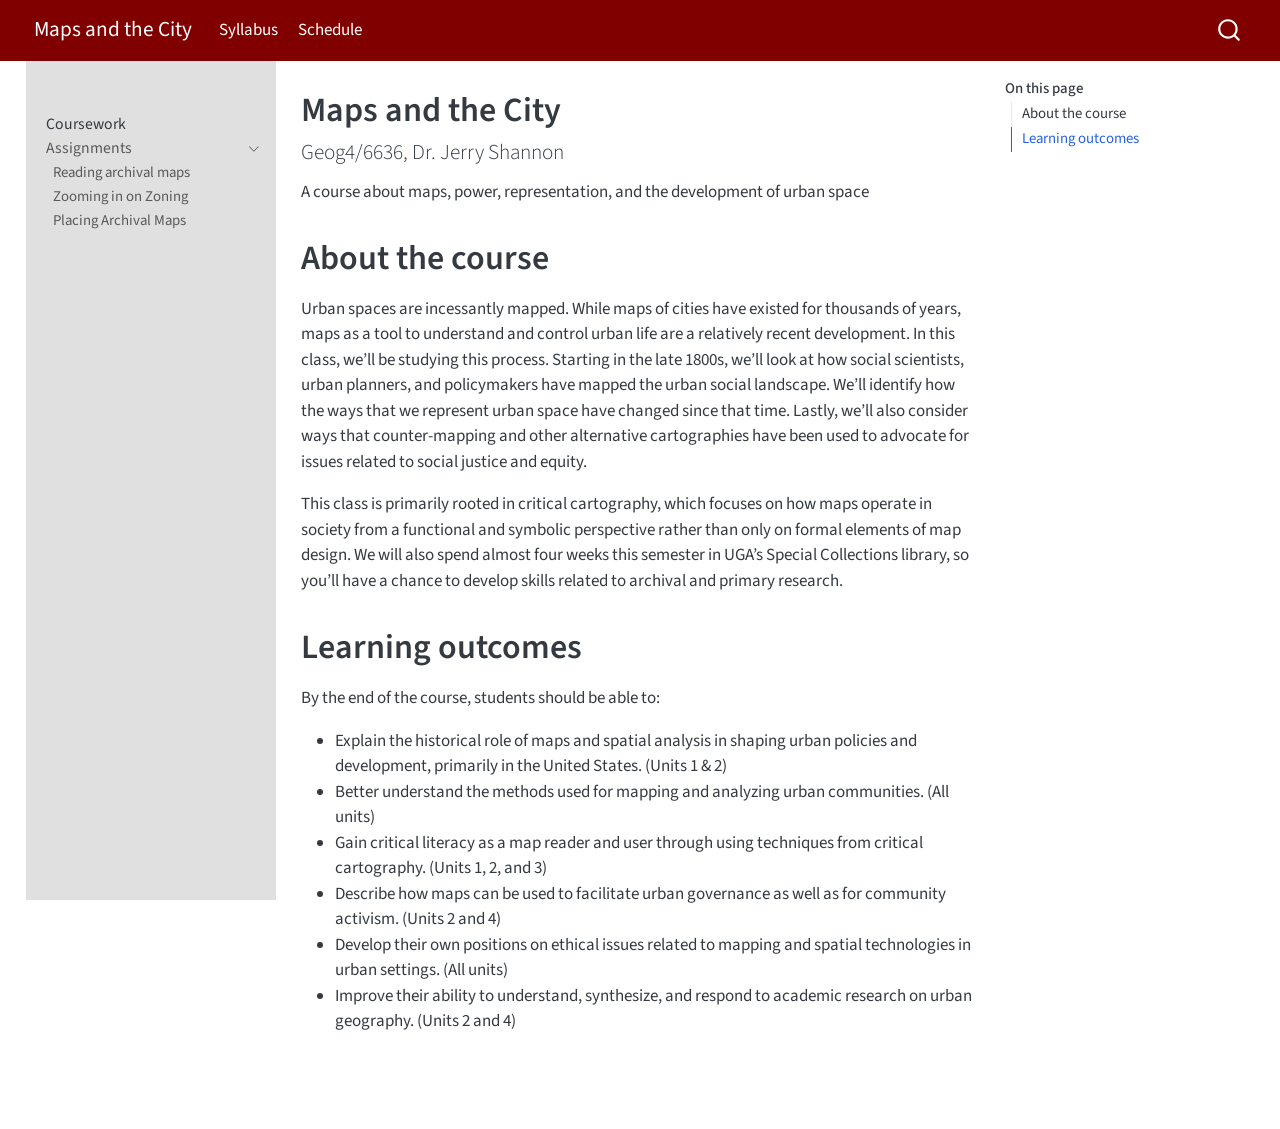
<file: index.html>
<!DOCTYPE html>
<html xmlns="http://www.w3.org/1999/xhtml" lang="en" xml:lang="en"><head>

<meta charset="utf-8">
<meta name="generator" content="quarto-1.8.25">

<meta name="viewport" content="width=device-width, initial-scale=1.0, user-scalable=yes">

<meta name="description" content="A course about maps, power, representation, and the development of urban space">

<title>Maps and the City</title>
<style>
code{white-space: pre-wrap;}
span.smallcaps{font-variant: small-caps;}
div.columns{display: flex; gap: min(4vw, 1.5em);}
div.column{flex: auto; overflow-x: auto;}
div.hanging-indent{margin-left: 1.5em; text-indent: -1.5em;}
ul.task-list{list-style: none;}
ul.task-list li input[type="checkbox"] {
  width: 0.8em;
  margin: 0 0.8em 0.2em -1em; /* quarto-specific, see https://github.com/quarto-dev/quarto-cli/issues/4556 */ 
  vertical-align: middle;
}
</style>


<script src="site_libs/quarto-nav/quarto-nav.js"></script>
<script src="site_libs/quarto-nav/headroom.min.js"></script>
<script src="site_libs/clipboard/clipboard.min.js"></script>
<script src="site_libs/quarto-search/autocomplete.umd.js"></script>
<script src="site_libs/quarto-search/fuse.min.js"></script>
<script src="site_libs/quarto-search/quarto-search.js"></script>
<meta name="quarto:offset" content="./">
<script src="site_libs/quarto-html/quarto.js" type="module"></script>
<script src="site_libs/quarto-html/tabsets/tabsets.js" type="module"></script>
<script src="site_libs/quarto-html/axe/axe-check.js" type="module"></script>
<script src="site_libs/quarto-html/popper.min.js"></script>
<script src="site_libs/quarto-html/tippy.umd.min.js"></script>
<script src="site_libs/quarto-html/anchor.min.js"></script>
<link href="site_libs/quarto-html/tippy.css" rel="stylesheet">
<link href="site_libs/quarto-html/quarto-syntax-highlighting-7b89279ff1a6dce999919e0e67d4d9ec.css" rel="stylesheet" id="quarto-text-highlighting-styles">
<script src="site_libs/bootstrap/bootstrap.min.js"></script>
<link href="site_libs/bootstrap/bootstrap-icons.css" rel="stylesheet">
<link href="site_libs/bootstrap/bootstrap-e157649b0921e5179aa28c3e0e646ebb.min.css" rel="stylesheet" append-hash="true" id="quarto-bootstrap" data-mode="light">
<script id="quarto-search-options" type="application/json">{
  "location": "navbar",
  "copy-button": false,
  "collapse-after": 3,
  "panel-placement": "end",
  "type": "overlay",
  "limit": 50,
  "keyboard-shortcut": [
    "f",
    "/",
    "s"
  ],
  "show-item-context": false,
  "language": {
    "search-no-results-text": "No results",
    "search-matching-documents-text": "matching documents",
    "search-copy-link-title": "Copy link to search",
    "search-hide-matches-text": "Hide additional matches",
    "search-more-match-text": "more match in this document",
    "search-more-matches-text": "more matches in this document",
    "search-clear-button-title": "Clear",
    "search-text-placeholder": "",
    "search-detached-cancel-button-title": "Cancel",
    "search-submit-button-title": "Submit",
    "search-label": "Search"
  }
}</script>


</head>

<body class="nav-sidebar floating nav-fixed quarto-light">

<div id="quarto-search-results"></div>
  <header id="quarto-header" class="headroom fixed-top">
    <nav class="navbar navbar-expand-lg " data-bs-theme="dark">
      <div class="navbar-container container-fluid">
      <div class="navbar-brand-container mx-auto">
    <a href="./index.html" class="navbar-brand navbar-brand-logo">
    </a>
    <a class="navbar-brand" href="./index.html">
    <span class="navbar-title">Maps and the City</span>
    </a>
  </div>
            <div id="quarto-search" class="" title="Search"></div>
          <button class="navbar-toggler" type="button" data-bs-toggle="collapse" data-bs-target="#navbarCollapse" aria-controls="navbarCollapse" role="menu" aria-expanded="false" aria-label="Toggle navigation" onclick="if (window.quartoToggleHeadroom) { window.quartoToggleHeadroom(); }">
  <span class="navbar-toggler-icon"></span>
</button>
          <div class="collapse navbar-collapse" id="navbarCollapse">
            <ul class="navbar-nav navbar-nav-scroll me-auto">
  <li class="nav-item">
    <a class="nav-link" href="https://docs.google.com/document/d/1GN-McuqKseNJ8OCBLa-3qRtHZpo6AyBPKMrc3T3nWok/edit?usp=drive_link" target="_blank"> 
<span class="menu-text">Syllabus</span></a>
  </li>  
  <li class="nav-item">
    <a class="nav-link" href="https://docs.google.com/spreadsheets/d/1N47u_zzpktZezUWM9yw7F_6u926p7pCnWoEop3wS3og/edit?usp=drive_link" target="_blank"> 
<span class="menu-text">Schedule</span></a>
  </li>  
</ul>
          </div> <!-- /navcollapse -->
            <div class="quarto-navbar-tools">
</div>
      </div> <!-- /container-fluid -->
    </nav>
  <nav class="quarto-secondary-nav">
    <div class="container-fluid d-flex">
      <button type="button" class="quarto-btn-toggle btn" data-bs-toggle="collapse" role="button" data-bs-target=".quarto-sidebar-collapse-item" aria-controls="quarto-sidebar" aria-expanded="false" aria-label="Toggle sidebar navigation" onclick="if (window.quartoToggleHeadroom) { window.quartoToggleHeadroom(); }">
        <i class="bi bi-layout-text-sidebar-reverse"></i>
      </button>
        <nav class="quarto-page-breadcrumbs" aria-label="breadcrumb"><ol class="breadcrumb"><li class="breadcrumb-item">Maps and the City</li></ol></nav>
        <a class="flex-grow-1" role="navigation" data-bs-toggle="collapse" data-bs-target=".quarto-sidebar-collapse-item" aria-controls="quarto-sidebar" aria-expanded="false" aria-label="Toggle sidebar navigation" onclick="if (window.quartoToggleHeadroom) { window.quartoToggleHeadroom(); }">      
        </a>
    </div>
  </nav>
</header>
<!-- content -->
<div id="quarto-content" class="quarto-container page-columns page-rows-contents page-layout-article page-navbar">
<!-- sidebar -->
  <nav id="quarto-sidebar" class="sidebar collapse collapse-horizontal quarto-sidebar-collapse-item sidebar-navigation floating overflow-auto">
    <div class="pt-lg-2 mt-2 text-left sidebar-header sidebar-header-stacked">
      <a href="./index.html" class="sidebar-logo-link">
      </a>
      </div>
    <div class="sidebar-menu-container"> 
    <ul class="list-unstyled mt-1">
        <li class="sidebar-item">
 <span class="menu-text">Coursework</span>
  </li>
        <li class="sidebar-item sidebar-item-section">
      <div class="sidebar-item-container"> 
            <a class="sidebar-item-text sidebar-link text-start" data-bs-toggle="collapse" data-bs-target="#quarto-sidebar-section-1" role="navigation" aria-expanded="true">
 <span class="menu-text">Assignments</span></a>
          <a class="sidebar-item-toggle text-start" data-bs-toggle="collapse" data-bs-target="#quarto-sidebar-section-1" role="navigation" aria-expanded="true" aria-label="Toggle section">
            <i class="bi bi-chevron-right ms-2"></i>
          </a> 
      </div>
      <ul id="quarto-sidebar-section-1" class="collapse list-unstyled sidebar-section depth1 show">  
          <li class="sidebar-item">
  <div class="sidebar-item-container"> 
  <a href="https://docs.google.com/document/d/1WPsD_KL9_1M4tnFduOf3xQkMrwWtBgVexBu7LVD_NiA/edit?usp=drive_link" class="sidebar-item-text sidebar-link" target="_blank">
 <span class="menu-text">Reading archival maps</span></a>
  </div>
</li>
          <li class="sidebar-item">
  <div class="sidebar-item-container"> 
  <a href="https://docs.google.com/document/d/1s655otYH2-CTeFe27uqxNBwoSgqH0DHeZg11wnhvYkM/edit?usp=drive_link" class="sidebar-item-text sidebar-link" target="_blank">
 <span class="menu-text">Zooming in on Zoning</span></a>
  </div>
</li>
          <li class="sidebar-item">
  <div class="sidebar-item-container"> 
  <a href="https://jshannon75.github.io/geog4636_mapsandthecity/placingarchivalmaps.html" class="sidebar-item-text sidebar-link">
 <span class="menu-text">Placing Archival Maps</span></a>
  </div>
</li>
      </ul>
  </li>
    </ul>
    </div>
</nav>
<div id="quarto-sidebar-glass" class="quarto-sidebar-collapse-item" data-bs-toggle="collapse" data-bs-target=".quarto-sidebar-collapse-item"></div>
<!-- margin-sidebar -->
    <div id="quarto-margin-sidebar" class="sidebar margin-sidebar">
        <nav id="TOC" role="doc-toc" class="toc-active">
    <h2 id="toc-title">On this page</h2>
   
  <ul>
  <li><a href="#about-the-course" id="toc-about-the-course" class="nav-link active" data-scroll-target="#about-the-course">About the course</a></li>
  <li><a href="#learning-outcomes" id="toc-learning-outcomes" class="nav-link" data-scroll-target="#learning-outcomes">Learning outcomes</a></li>
  </ul>
</nav>
    </div>
<!-- main -->
<main class="content" id="quarto-document-content">

<header id="title-block-header" class="quarto-title-block default">
<div class="quarto-title">
<h1 class="title">Maps and the City</h1>
<p class="subtitle lead">Geog4/6636, Dr.&nbsp;Jerry Shannon</p>
</div>

<div>
  <div class="description">
    A course about maps, power, representation, and the development of urban space
  </div>
</div>


<div class="quarto-title-meta">

    
  
    
  </div>
  


</header>


<section id="about-the-course" class="level1">
<h1>About the course</h1>
<p>Urban spaces are incessantly mapped. While maps of cities have existed for thousands of years, maps as a tool to understand and control urban life are a relatively recent development. In this class, we’ll be studying this process. Starting in the late 1800s, we’ll look at how social scientists, urban planners, and policymakers have mapped the urban social landscape. We’ll identify how the ways that we represent urban space have changed since that time. Lastly, we’ll also consider ways that counter-mapping and other alternative cartographies have been used to advocate for issues related to social justice and equity.</p>
<p>This class is primarily rooted in critical cartography, which focuses on how maps operate in society from a functional and symbolic perspective rather than only on formal elements of map design. We will also spend almost four weeks this semester in UGA’s Special Collections library, so you’ll have a chance to develop skills related to archival and primary research.</p>
</section>
<section id="learning-outcomes" class="level1">
<h1>Learning outcomes</h1>
<p>By the end of the course, students should be able to:</p>
<ul>
<li>Explain the historical role of maps and spatial analysis in shaping urban policies and development, primarily in the United States. (Units 1 &amp; 2)</li>
<li>Better understand the methods used for mapping and analyzing urban communities. (All units)</li>
<li>Gain critical literacy as a map reader and user through using techniques from critical cartography. (Units 1, 2, and 3)</li>
<li>Describe how maps can be used to facilitate urban governance as well as for community activism. (Units 2 and 4)</li>
<li>Develop their own positions on ethical issues related to mapping and spatial technologies in urban settings. (All units)</li>
<li>Improve their ability to understand, synthesize, and respond to academic research on urban geography. (Units 2 and 4)</li>
</ul>


</section>

</main> <!-- /main -->
<script id="quarto-html-after-body" type="application/javascript">
  window.document.addEventListener("DOMContentLoaded", function (event) {
    const icon = "";
    const anchorJS = new window.AnchorJS();
    anchorJS.options = {
      placement: 'right',
      icon: icon
    };
    anchorJS.add('.anchored');
    const isCodeAnnotation = (el) => {
      for (const clz of el.classList) {
        if (clz.startsWith('code-annotation-')) {                     
          return true;
        }
      }
      return false;
    }
    const onCopySuccess = function(e) {
      // button target
      const button = e.trigger;
      // don't keep focus
      button.blur();
      // flash "checked"
      button.classList.add('code-copy-button-checked');
      var currentTitle = button.getAttribute("title");
      button.setAttribute("title", "Copied!");
      let tooltip;
      if (window.bootstrap) {
        button.setAttribute("data-bs-toggle", "tooltip");
        button.setAttribute("data-bs-placement", "left");
        button.setAttribute("data-bs-title", "Copied!");
        tooltip = new bootstrap.Tooltip(button, 
          { trigger: "manual", 
            customClass: "code-copy-button-tooltip",
            offset: [0, -8]});
        tooltip.show();    
      }
      setTimeout(function() {
        if (tooltip) {
          tooltip.hide();
          button.removeAttribute("data-bs-title");
          button.removeAttribute("data-bs-toggle");
          button.removeAttribute("data-bs-placement");
        }
        button.setAttribute("title", currentTitle);
        button.classList.remove('code-copy-button-checked');
      }, 1000);
      // clear code selection
      e.clearSelection();
    }
    const getTextToCopy = function(trigger) {
      const outerScaffold = trigger.parentElement.cloneNode(true);
      const codeEl = outerScaffold.querySelector('code');
      for (const childEl of codeEl.children) {
        if (isCodeAnnotation(childEl)) {
          childEl.remove();
        }
      }
      return codeEl.innerText;
    }
    const clipboard = new window.ClipboardJS('.code-copy-button:not([data-in-quarto-modal])', {
      text: getTextToCopy
    });
    clipboard.on('success', onCopySuccess);
    if (window.document.getElementById('quarto-embedded-source-code-modal')) {
      const clipboardModal = new window.ClipboardJS('.code-copy-button[data-in-quarto-modal]', {
        text: getTextToCopy,
        container: window.document.getElementById('quarto-embedded-source-code-modal')
      });
      clipboardModal.on('success', onCopySuccess);
    }
      var localhostRegex = new RegExp(/^(?:http|https):\/\/localhost\:?[0-9]*\//);
      var mailtoRegex = new RegExp(/^mailto:/);
        var filterRegex = new RegExp("https:\/\/jshannon75\.github\.io\/geog4636_mapsandthecity\/");
      var isInternal = (href) => {
          return filterRegex.test(href) || localhostRegex.test(href) || mailtoRegex.test(href);
      }
      // Inspect non-navigation links and adorn them if external
     var links = window.document.querySelectorAll('a[href]:not(.nav-link):not(.navbar-brand):not(.toc-action):not(.sidebar-link):not(.sidebar-item-toggle):not(.pagination-link):not(.no-external):not([aria-hidden]):not(.dropdown-item):not(.quarto-navigation-tool):not(.about-link)');
      for (var i=0; i<links.length; i++) {
        const link = links[i];
        if (!isInternal(link.href)) {
          // undo the damage that might have been done by quarto-nav.js in the case of
          // links that we want to consider external
          if (link.dataset.originalHref !== undefined) {
            link.href = link.dataset.originalHref;
          }
        }
      }
    function tippyHover(el, contentFn, onTriggerFn, onUntriggerFn) {
      const config = {
        allowHTML: true,
        maxWidth: 500,
        delay: 100,
        arrow: false,
        appendTo: function(el) {
            return el.parentElement;
        },
        interactive: true,
        interactiveBorder: 10,
        theme: 'quarto',
        placement: 'bottom-start',
      };
      if (contentFn) {
        config.content = contentFn;
      }
      if (onTriggerFn) {
        config.onTrigger = onTriggerFn;
      }
      if (onUntriggerFn) {
        config.onUntrigger = onUntriggerFn;
      }
      window.tippy(el, config); 
    }
    const noterefs = window.document.querySelectorAll('a[role="doc-noteref"]');
    for (var i=0; i<noterefs.length; i++) {
      const ref = noterefs[i];
      tippyHover(ref, function() {
        // use id or data attribute instead here
        let href = ref.getAttribute('data-footnote-href') || ref.getAttribute('href');
        try { href = new URL(href).hash; } catch {}
        const id = href.replace(/^#\/?/, "");
        const note = window.document.getElementById(id);
        if (note) {
          return note.innerHTML;
        } else {
          return "";
        }
      });
    }
    const xrefs = window.document.querySelectorAll('a.quarto-xref');
    const processXRef = (id, note) => {
      // Strip column container classes
      const stripColumnClz = (el) => {
        el.classList.remove("page-full", "page-columns");
        if (el.children) {
          for (const child of el.children) {
            stripColumnClz(child);
          }
        }
      }
      stripColumnClz(note)
      if (id === null || id.startsWith('sec-')) {
        // Special case sections, only their first couple elements
        const container = document.createElement("div");
        if (note.children && note.children.length > 2) {
          container.appendChild(note.children[0].cloneNode(true));
          for (let i = 1; i < note.children.length; i++) {
            const child = note.children[i];
            if (child.tagName === "P" && child.innerText === "") {
              continue;
            } else {
              container.appendChild(child.cloneNode(true));
              break;
            }
          }
          if (window.Quarto?.typesetMath) {
            window.Quarto.typesetMath(container);
          }
          return container.innerHTML
        } else {
          if (window.Quarto?.typesetMath) {
            window.Quarto.typesetMath(note);
          }
          return note.innerHTML;
        }
      } else {
        // Remove any anchor links if they are present
        const anchorLink = note.querySelector('a.anchorjs-link');
        if (anchorLink) {
          anchorLink.remove();
        }
        if (window.Quarto?.typesetMath) {
          window.Quarto.typesetMath(note);
        }
        if (note.classList.contains("callout")) {
          return note.outerHTML;
        } else {
          return note.innerHTML;
        }
      }
    }
    for (var i=0; i<xrefs.length; i++) {
      const xref = xrefs[i];
      tippyHover(xref, undefined, function(instance) {
        instance.disable();
        let url = xref.getAttribute('href');
        let hash = undefined; 
        if (url.startsWith('#')) {
          hash = url;
        } else {
          try { hash = new URL(url).hash; } catch {}
        }
        if (hash) {
          const id = hash.replace(/^#\/?/, "");
          const note = window.document.getElementById(id);
          if (note !== null) {
            try {
              const html = processXRef(id, note.cloneNode(true));
              instance.setContent(html);
            } finally {
              instance.enable();
              instance.show();
            }
          } else {
            // See if we can fetch this
            fetch(url.split('#')[0])
            .then(res => res.text())
            .then(html => {
              const parser = new DOMParser();
              const htmlDoc = parser.parseFromString(html, "text/html");
              const note = htmlDoc.getElementById(id);
              if (note !== null) {
                const html = processXRef(id, note);
                instance.setContent(html);
              } 
            }).finally(() => {
              instance.enable();
              instance.show();
            });
          }
        } else {
          // See if we can fetch a full url (with no hash to target)
          // This is a special case and we should probably do some content thinning / targeting
          fetch(url)
          .then(res => res.text())
          .then(html => {
            const parser = new DOMParser();
            const htmlDoc = parser.parseFromString(html, "text/html");
            const note = htmlDoc.querySelector('main.content');
            if (note !== null) {
              // This should only happen for chapter cross references
              // (since there is no id in the URL)
              // remove the first header
              if (note.children.length > 0 && note.children[0].tagName === "HEADER") {
                note.children[0].remove();
              }
              const html = processXRef(null, note);
              instance.setContent(html);
            } 
          }).finally(() => {
            instance.enable();
            instance.show();
          });
        }
      }, function(instance) {
      });
    }
        let selectedAnnoteEl;
        const selectorForAnnotation = ( cell, annotation) => {
          let cellAttr = 'data-code-cell="' + cell + '"';
          let lineAttr = 'data-code-annotation="' +  annotation + '"';
          const selector = 'span[' + cellAttr + '][' + lineAttr + ']';
          return selector;
        }
        const selectCodeLines = (annoteEl) => {
          const doc = window.document;
          const targetCell = annoteEl.getAttribute("data-target-cell");
          const targetAnnotation = annoteEl.getAttribute("data-target-annotation");
          const annoteSpan = window.document.querySelector(selectorForAnnotation(targetCell, targetAnnotation));
          const lines = annoteSpan.getAttribute("data-code-lines").split(",");
          const lineIds = lines.map((line) => {
            return targetCell + "-" + line;
          })
          let top = null;
          let height = null;
          let parent = null;
          if (lineIds.length > 0) {
              //compute the position of the single el (top and bottom and make a div)
              const el = window.document.getElementById(lineIds[0]);
              top = el.offsetTop;
              height = el.offsetHeight;
              parent = el.parentElement.parentElement;
            if (lineIds.length > 1) {
              const lastEl = window.document.getElementById(lineIds[lineIds.length - 1]);
              const bottom = lastEl.offsetTop + lastEl.offsetHeight;
              height = bottom - top;
            }
            if (top !== null && height !== null && parent !== null) {
              // cook up a div (if necessary) and position it 
              let div = window.document.getElementById("code-annotation-line-highlight");
              if (div === null) {
                div = window.document.createElement("div");
                div.setAttribute("id", "code-annotation-line-highlight");
                div.style.position = 'absolute';
                parent.appendChild(div);
              }
              div.style.top = top - 2 + "px";
              div.style.height = height + 4 + "px";
              div.style.left = 0;
              let gutterDiv = window.document.getElementById("code-annotation-line-highlight-gutter");
              if (gutterDiv === null) {
                gutterDiv = window.document.createElement("div");
                gutterDiv.setAttribute("id", "code-annotation-line-highlight-gutter");
                gutterDiv.style.position = 'absolute';
                const codeCell = window.document.getElementById(targetCell);
                const gutter = codeCell.querySelector('.code-annotation-gutter');
                gutter.appendChild(gutterDiv);
              }
              gutterDiv.style.top = top - 2 + "px";
              gutterDiv.style.height = height + 4 + "px";
            }
            selectedAnnoteEl = annoteEl;
          }
        };
        const unselectCodeLines = () => {
          const elementsIds = ["code-annotation-line-highlight", "code-annotation-line-highlight-gutter"];
          elementsIds.forEach((elId) => {
            const div = window.document.getElementById(elId);
            if (div) {
              div.remove();
            }
          });
          selectedAnnoteEl = undefined;
        };
          // Handle positioning of the toggle
      window.addEventListener(
        "resize",
        throttle(() => {
          elRect = undefined;
          if (selectedAnnoteEl) {
            selectCodeLines(selectedAnnoteEl);
          }
        }, 10)
      );
      function throttle(fn, ms) {
      let throttle = false;
      let timer;
        return (...args) => {
          if(!throttle) { // first call gets through
              fn.apply(this, args);
              throttle = true;
          } else { // all the others get throttled
              if(timer) clearTimeout(timer); // cancel #2
              timer = setTimeout(() => {
                fn.apply(this, args);
                timer = throttle = false;
              }, ms);
          }
        };
      }
        // Attach click handler to the DT
        const annoteDls = window.document.querySelectorAll('dt[data-target-cell]');
        for (const annoteDlNode of annoteDls) {
          annoteDlNode.addEventListener('click', (event) => {
            const clickedEl = event.target;
            if (clickedEl !== selectedAnnoteEl) {
              unselectCodeLines();
              const activeEl = window.document.querySelector('dt[data-target-cell].code-annotation-active');
              if (activeEl) {
                activeEl.classList.remove('code-annotation-active');
              }
              selectCodeLines(clickedEl);
              clickedEl.classList.add('code-annotation-active');
            } else {
              // Unselect the line
              unselectCodeLines();
              clickedEl.classList.remove('code-annotation-active');
            }
          });
        }
    const findCites = (el) => {
      const parentEl = el.parentElement;
      if (parentEl) {
        const cites = parentEl.dataset.cites;
        if (cites) {
          return {
            el,
            cites: cites.split(' ')
          };
        } else {
          return findCites(el.parentElement)
        }
      } else {
        return undefined;
      }
    };
    var bibliorefs = window.document.querySelectorAll('a[role="doc-biblioref"]');
    for (var i=0; i<bibliorefs.length; i++) {
      const ref = bibliorefs[i];
      const citeInfo = findCites(ref);
      if (citeInfo) {
        tippyHover(citeInfo.el, function() {
          var popup = window.document.createElement('div');
          citeInfo.cites.forEach(function(cite) {
            var citeDiv = window.document.createElement('div');
            citeDiv.classList.add('hanging-indent');
            citeDiv.classList.add('csl-entry');
            var biblioDiv = window.document.getElementById('ref-' + cite);
            if (biblioDiv) {
              citeDiv.innerHTML = biblioDiv.innerHTML;
            }
            popup.appendChild(citeDiv);
          });
          return popup.innerHTML;
        });
      }
    }
  });
  </script>
</div> <!-- /content -->




</body></html>
</file>
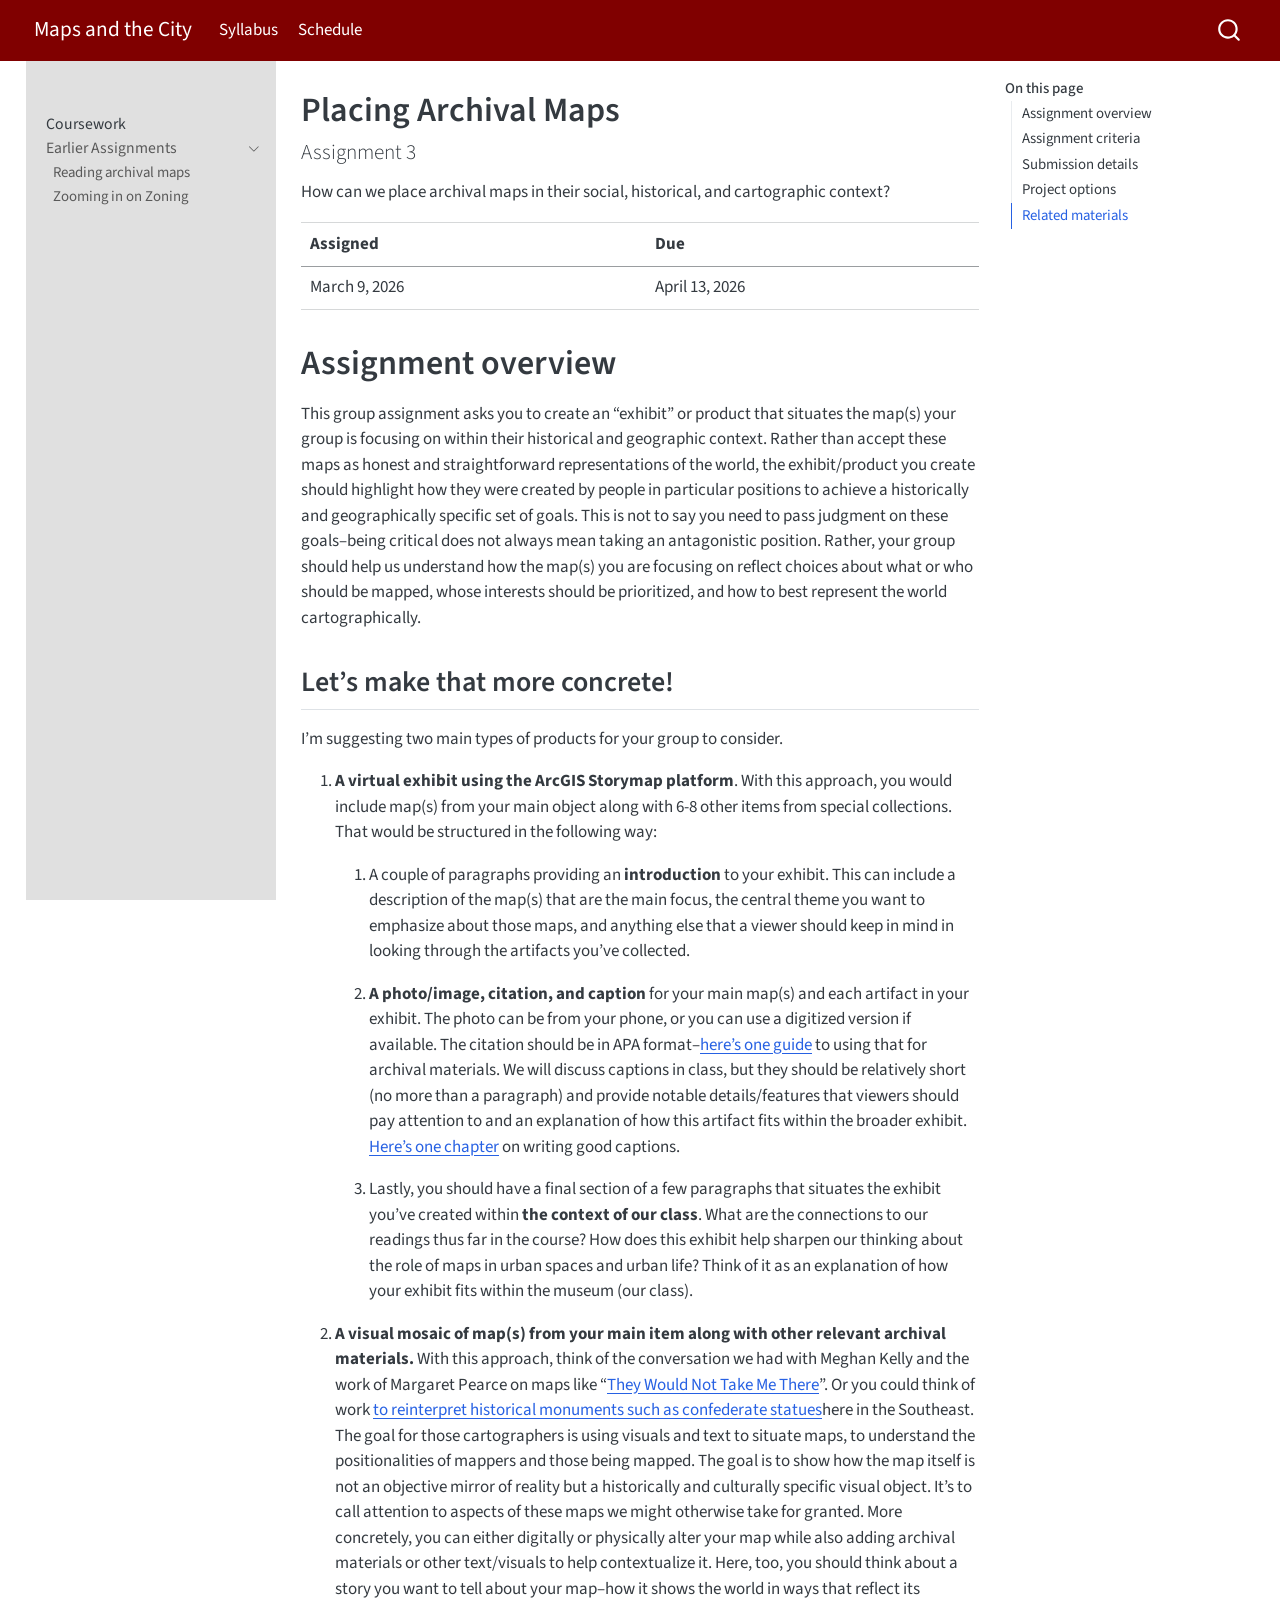
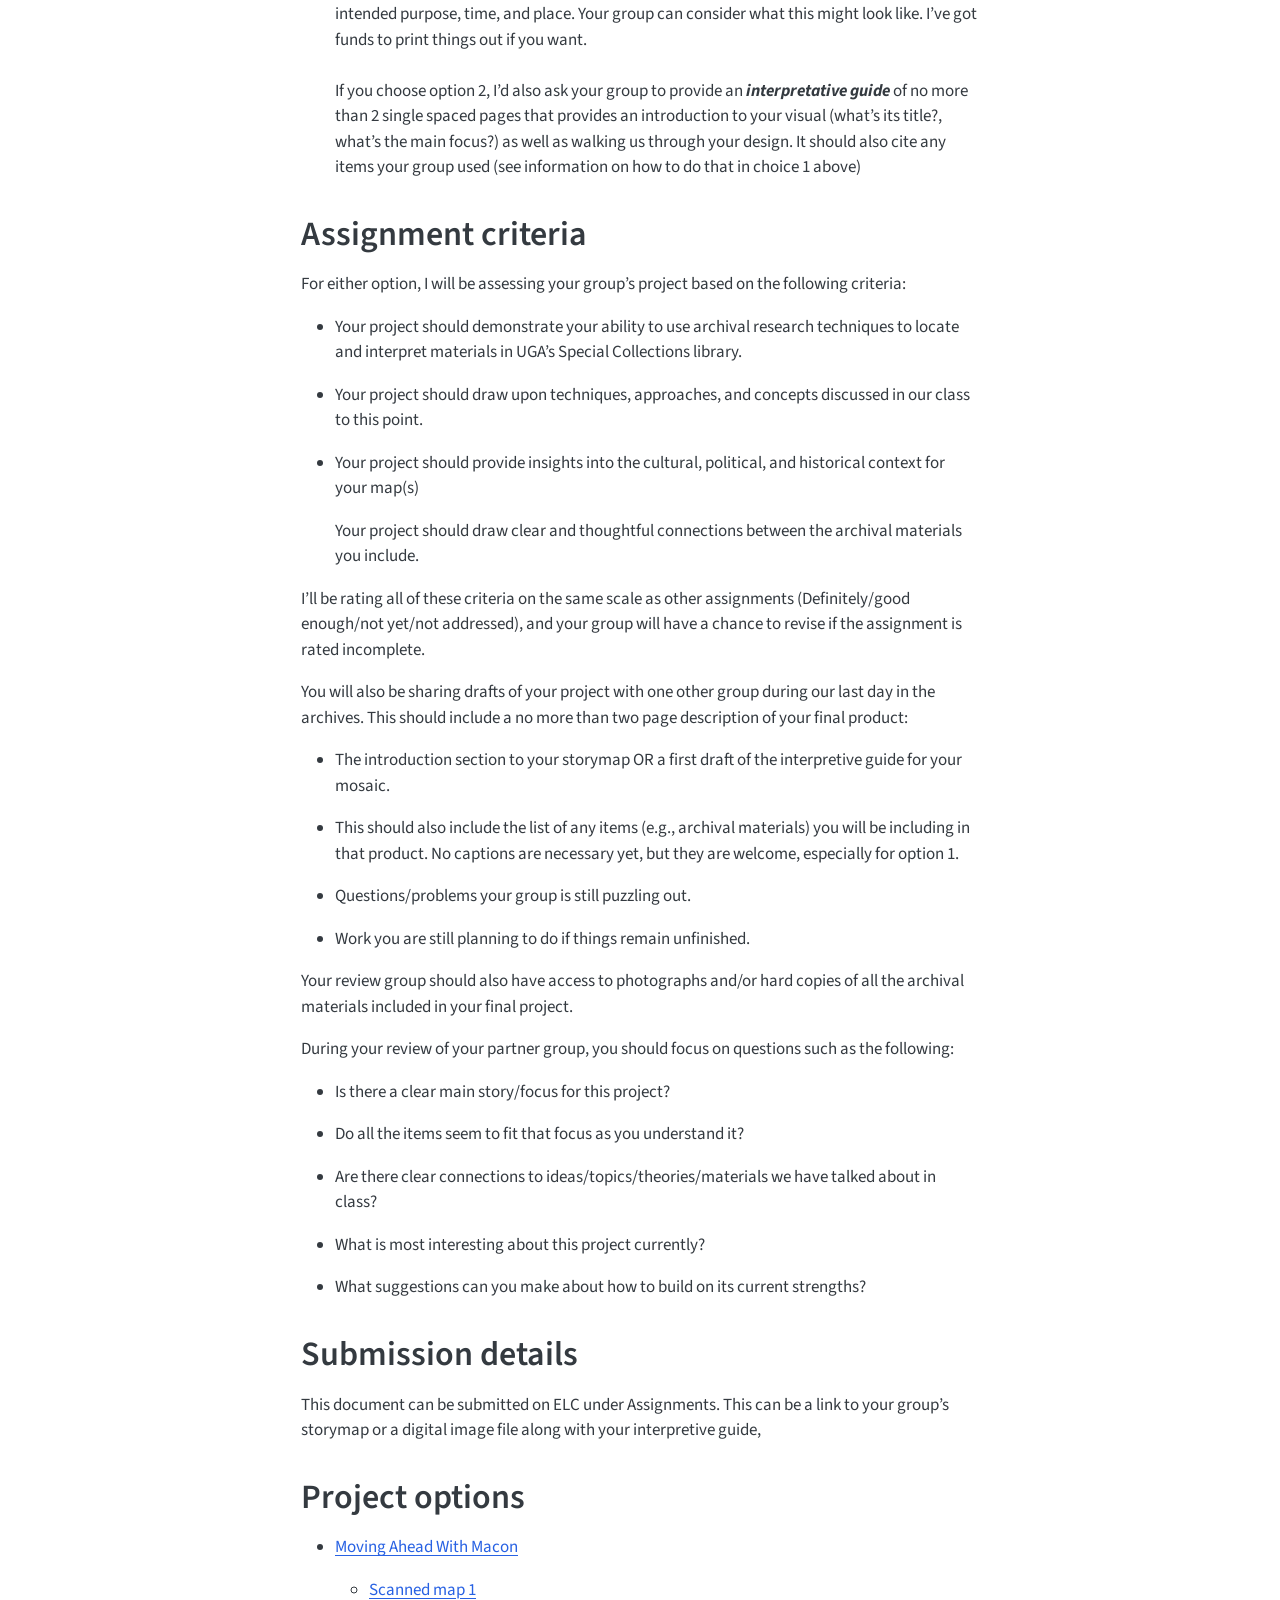
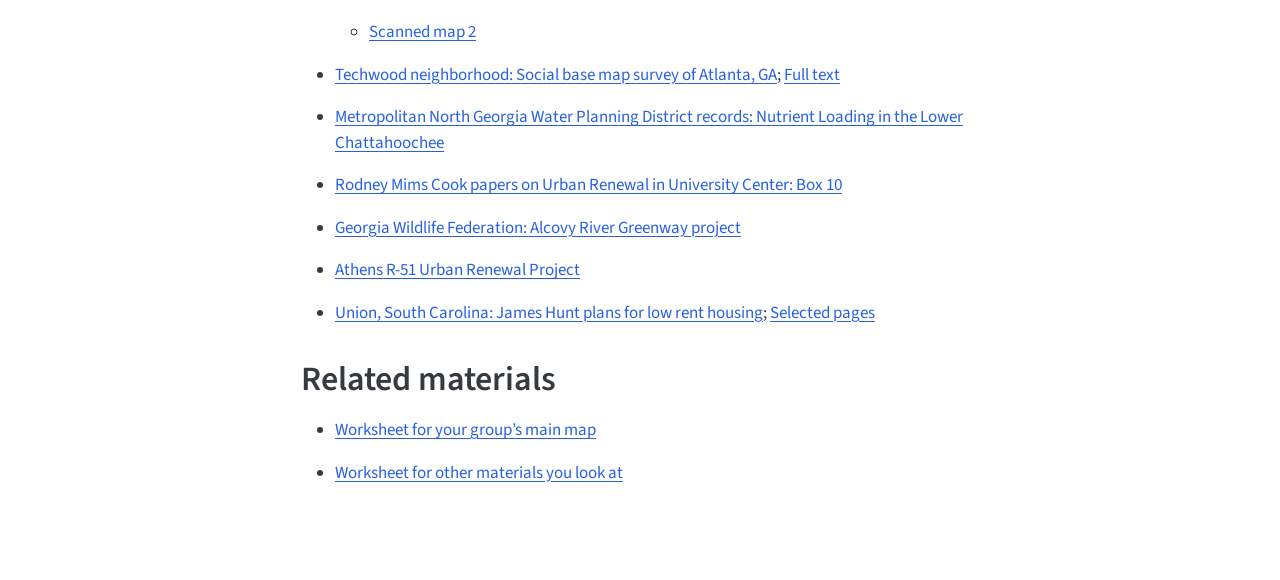
<file: docs/index.html>
<!DOCTYPE html>
<html xmlns="http://www.w3.org/1999/xhtml" lang="en" xml:lang="en"><head>

<meta charset="utf-8">
<meta name="generator" content="quarto-1.8.25">

<meta name="viewport" content="width=device-width, initial-scale=1.0, user-scalable=yes">

<meta name="description" content="How can we place archival maps in their social, historical, and cartographic context?">

<title>Placing Archival Maps – Maps and the City</title>
<style>
code{white-space: pre-wrap;}
span.smallcaps{font-variant: small-caps;}
div.columns{display: flex; gap: min(4vw, 1.5em);}
div.column{flex: auto; overflow-x: auto;}
div.hanging-indent{margin-left: 1.5em; text-indent: -1.5em;}
ul.task-list{list-style: none;}
ul.task-list li input[type="checkbox"] {
  width: 0.8em;
  margin: 0 0.8em 0.2em -1em; /* quarto-specific, see https://github.com/quarto-dev/quarto-cli/issues/4556 */ 
  vertical-align: middle;
}
</style>


<script src="site_libs/quarto-nav/quarto-nav.js"></script>
<script src="site_libs/quarto-nav/headroom.min.js"></script>
<script src="site_libs/clipboard/clipboard.min.js"></script>
<script src="site_libs/quarto-search/autocomplete.umd.js"></script>
<script src="site_libs/quarto-search/fuse.min.js"></script>
<script src="site_libs/quarto-search/quarto-search.js"></script>
<meta name="quarto:offset" content="./">
<script src="site_libs/quarto-html/quarto.js" type="module"></script>
<script src="site_libs/quarto-html/tabsets/tabsets.js" type="module"></script>
<script src="site_libs/quarto-html/axe/axe-check.js" type="module"></script>
<script src="site_libs/quarto-html/popper.min.js"></script>
<script src="site_libs/quarto-html/tippy.umd.min.js"></script>
<script src="site_libs/quarto-html/anchor.min.js"></script>
<link href="site_libs/quarto-html/tippy.css" rel="stylesheet">
<link href="site_libs/quarto-html/quarto-syntax-highlighting-7b89279ff1a6dce999919e0e67d4d9ec.css" rel="stylesheet" id="quarto-text-highlighting-styles">
<script src="site_libs/bootstrap/bootstrap.min.js"></script>
<link href="site_libs/bootstrap/bootstrap-icons.css" rel="stylesheet">
<link href="site_libs/bootstrap/bootstrap-e157649b0921e5179aa28c3e0e646ebb.min.css" rel="stylesheet" append-hash="true" id="quarto-bootstrap" data-mode="light">
<script id="quarto-search-options" type="application/json">{
  "location": "navbar",
  "copy-button": false,
  "collapse-after": 3,
  "panel-placement": "end",
  "type": "overlay",
  "limit": 50,
  "keyboard-shortcut": [
    "f",
    "/",
    "s"
  ],
  "show-item-context": false,
  "language": {
    "search-no-results-text": "No results",
    "search-matching-documents-text": "matching documents",
    "search-copy-link-title": "Copy link to search",
    "search-hide-matches-text": "Hide additional matches",
    "search-more-match-text": "more match in this document",
    "search-more-matches-text": "more matches in this document",
    "search-clear-button-title": "Clear",
    "search-text-placeholder": "",
    "search-detached-cancel-button-title": "Cancel",
    "search-submit-button-title": "Submit",
    "search-label": "Search"
  }
}</script>


</head>

<body class="nav-sidebar floating nav-fixed quarto-light">

<div id="quarto-search-results"></div>
  <header id="quarto-header" class="headroom fixed-top">
    <nav class="navbar navbar-expand-lg " data-bs-theme="dark">
      <div class="navbar-container container-fluid">
      <div class="navbar-brand-container mx-auto">
    <a href="./index.html" class="navbar-brand navbar-brand-logo">
    </a>
    <a class="navbar-brand" href="./index.html">
    <span class="navbar-title">Maps and the City</span>
    </a>
  </div>
            <div id="quarto-search" class="" title="Search"></div>
          <button class="navbar-toggler" type="button" data-bs-toggle="collapse" data-bs-target="#navbarCollapse" aria-controls="navbarCollapse" role="menu" aria-expanded="false" aria-label="Toggle navigation" onclick="if (window.quartoToggleHeadroom) { window.quartoToggleHeadroom(); }">
  <span class="navbar-toggler-icon"></span>
</button>
          <div class="collapse navbar-collapse" id="navbarCollapse">
            <ul class="navbar-nav navbar-nav-scroll me-auto">
  <li class="nav-item">
    <a class="nav-link" href="https://docs.google.com/document/d/1GN-McuqKseNJ8OCBLa-3qRtHZpo6AyBPKMrc3T3nWok/edit?usp=drive_link" target="_blank"> 
<span class="menu-text">Syllabus</span></a>
  </li>  
  <li class="nav-item">
    <a class="nav-link" href="https://docs.google.com/spreadsheets/d/1N47u_zzpktZezUWM9yw7F_6u926p7pCnWoEop3wS3og/edit?usp=drive_link" target="_blank"> 
<span class="menu-text">Schedule</span></a>
  </li>  
</ul>
          </div> <!-- /navcollapse -->
            <div class="quarto-navbar-tools">
</div>
      </div> <!-- /container-fluid -->
    </nav>
  <nav class="quarto-secondary-nav">
    <div class="container-fluid d-flex">
      <button type="button" class="quarto-btn-toggle btn" data-bs-toggle="collapse" role="button" data-bs-target=".quarto-sidebar-collapse-item" aria-controls="quarto-sidebar" aria-expanded="false" aria-label="Toggle sidebar navigation" onclick="if (window.quartoToggleHeadroom) { window.quartoToggleHeadroom(); }">
        <i class="bi bi-layout-text-sidebar-reverse"></i>
      </button>
        <nav class="quarto-page-breadcrumbs" aria-label="breadcrumb"><ol class="breadcrumb"><li class="breadcrumb-item">Placing Archival Maps</li></ol></nav>
        <a class="flex-grow-1" role="navigation" data-bs-toggle="collapse" data-bs-target=".quarto-sidebar-collapse-item" aria-controls="quarto-sidebar" aria-expanded="false" aria-label="Toggle sidebar navigation" onclick="if (window.quartoToggleHeadroom) { window.quartoToggleHeadroom(); }">      
        </a>
    </div>
  </nav>
</header>
<!-- content -->
<div id="quarto-content" class="quarto-container page-columns page-rows-contents page-layout-article page-navbar">
<!-- sidebar -->
  <nav id="quarto-sidebar" class="sidebar collapse collapse-horizontal quarto-sidebar-collapse-item sidebar-navigation floating overflow-auto">
    <div class="pt-lg-2 mt-2 text-left sidebar-header sidebar-header-stacked">
      <a href="./index.html" class="sidebar-logo-link">
      </a>
      </div>
    <div class="sidebar-menu-container"> 
    <ul class="list-unstyled mt-1">
        <li class="sidebar-item">
 <span class="menu-text">Coursework</span>
  </li>
        <li class="sidebar-item sidebar-item-section">
      <div class="sidebar-item-container"> 
            <a class="sidebar-item-text sidebar-link text-start" data-bs-toggle="collapse" data-bs-target="#quarto-sidebar-section-1" role="navigation" aria-expanded="true">
 <span class="menu-text">Earlier Assignments</span></a>
          <a class="sidebar-item-toggle text-start" data-bs-toggle="collapse" data-bs-target="#quarto-sidebar-section-1" role="navigation" aria-expanded="true" aria-label="Toggle section">
            <i class="bi bi-chevron-right ms-2"></i>
          </a> 
      </div>
      <ul id="quarto-sidebar-section-1" class="collapse list-unstyled sidebar-section depth1 show">  
          <li class="sidebar-item">
  <div class="sidebar-item-container"> 
  <a href="https://docs.google.com/document/d/1WPsD_KL9_1M4tnFduOf3xQkMrwWtBgVexBu7LVD_NiA/edit?usp=drive_link" class="sidebar-item-text sidebar-link" target="_blank">
 <span class="menu-text">Reading archival maps</span></a>
  </div>
</li>
          <li class="sidebar-item">
  <div class="sidebar-item-container"> 
  <a href="https://docs.google.com/document/d/1s655otYH2-CTeFe27uqxNBwoSgqH0DHeZg11wnhvYkM/edit?usp=drive_link" class="sidebar-item-text sidebar-link" target="_blank">
 <span class="menu-text">Zooming in on Zoning</span></a>
  </div>
</li>
      </ul>
  </li>
    </ul>
    </div>
</nav>
<div id="quarto-sidebar-glass" class="quarto-sidebar-collapse-item" data-bs-toggle="collapse" data-bs-target=".quarto-sidebar-collapse-item"></div>
<!-- margin-sidebar -->
    <div id="quarto-margin-sidebar" class="sidebar margin-sidebar">
        <nav id="TOC" role="doc-toc" class="toc-active">
    <h2 id="toc-title">On this page</h2>
   
  <ul>
  <li><a href="#assignment-overview" id="toc-assignment-overview" class="nav-link active" data-scroll-target="#assignment-overview">Assignment overview</a>
  <ul class="collapse">
  <li><a href="#lets-make-that-more-concrete" id="toc-lets-make-that-more-concrete" class="nav-link" data-scroll-target="#lets-make-that-more-concrete">Let’s make that more concrete!</a></li>
  </ul></li>
  <li><a href="#assignment-criteria" id="toc-assignment-criteria" class="nav-link" data-scroll-target="#assignment-criteria">Assignment criteria</a></li>
  <li><a href="#submission-details" id="toc-submission-details" class="nav-link" data-scroll-target="#submission-details">Submission details</a></li>
  <li><a href="#project-options" id="toc-project-options" class="nav-link" data-scroll-target="#project-options">Project options</a></li>
  <li><a href="#related-materials" id="toc-related-materials" class="nav-link" data-scroll-target="#related-materials">Related materials</a></li>
  </ul>
</nav>
    </div>
<!-- main -->
<main class="content" id="quarto-document-content">

<header id="title-block-header" class="quarto-title-block default">
<div class="quarto-title">
<h1 class="title">Placing Archival Maps</h1>
<p class="subtitle lead">Assignment 3</p>
</div>

<div>
  <div class="description">
    How can we place archival maps in their social, historical, and cartographic context?
  </div>
</div>


<div class="quarto-title-meta">

    
  
    
  </div>
  


</header>


<table class="caption-top table">
<thead>
<tr class="header">
<th>Assigned</th>
<th>Due</th>
</tr>
</thead>
<tbody>
<tr class="odd">
<td>March 9, 2026</td>
<td>April 13, 2026</td>
</tr>
</tbody>
</table>
<section id="assignment-overview" class="level1">
<h1>Assignment overview</h1>
<p>This group assignment asks you to create an “exhibit” or product that situates the map(s) your group is focusing on within their historical and geographic context. Rather than accept these maps as honest and straightforward representations of the world, the exhibit/product you create should highlight how they were created by people in particular positions to achieve a historically and geographically specific set of goals. This is not to say you need to pass judgment on these goals–being critical does not always mean taking an antagonistic position. Rather, your group should help us understand how the map(s) you are focusing on reflect choices about what or who should be mapped, whose interests should be prioritized, and how to best represent the world cartographically.</p>
<section id="lets-make-that-more-concrete" class="level2">
<h2 class="anchored" data-anchor-id="lets-make-that-more-concrete">Let’s make that more concrete!</h2>
<p>I’m suggesting two main types of products for your group to consider.</p>
<ol type="1">
<li><p><strong>A virtual exhibit using the ArcGIS Storymap platform</strong>. With this approach, you would include map(s) from your main object along with 6-8 other items from special collections. That would be structured in the following way:</p>
<ol type="1">
<li><p>A couple of paragraphs providing an <strong>introduction</strong> to your exhibit. This can include a description of the map(s) that are the main focus, the central theme you want to emphasize about those maps, and anything else that a viewer should keep in mind in looking through the artifacts you’ve collected.</p></li>
<li><p><strong>A</strong> <strong>photo/image, citation, and caption</strong> for your main map(s) and each artifact in your exhibit. The photo can be from your phone, or you can use a digitized version if available. The citation should be in APA format–<a href="https://libguides.csudh.edu/archives-citation/apa">here’s one guide</a> to using that for archival materials. We will discuss captions in class, but they should be relatively short (no more than a paragraph) and provide notable details/features that viewers should pay attention to and an explanation of how this artifact fits within the broader exhibit. <a href="https://drive.google.com/file/d/1QzaDQND_rpnHx2N8SHJnkhxC4VwiNM2T/view?usp=sharing">Here’s one chapter</a> on writing good captions.</p></li>
<li><p>Lastly, you should have a final section of a few paragraphs that situates the exhibit you’ve created within <strong>the context of our class</strong>. What are the connections to our readings thus far in the course? How does this exhibit help sharpen our thinking about the role of maps in urban spaces and urban life? Think of it as an explanation of how your exhibit fits within the museum (our class).&nbsp;</p></li>
</ol></li>
<li><p><strong>A visual mosaic of map(s) from your main item along with other relevant archival materials.</strong> With this approach, think of the conversation we had with Meghan Kelly and the work of Margaret Pearce on maps like “<a href="https://storymaps.arcgis.com/stories/2b5792be16d64f9e999ec93cd436bc17">They Would Not Take Me There</a>”. Or you could think of work <a href="https://hyperallergic.com/remagining-monuments-to-make-them-resonate-locally-and-personally/">to reinterpret historical monuments such as confederate statues</a>here in the Southeast. The goal for those cartographers is using visuals and text to situate maps, to understand the positionalities of mappers and those being mapped. The goal is to show how the map itself is not an objective mirror of reality but a historically and culturally specific visual object. It’s to call attention to aspects of these maps we might otherwise take for granted. More concretely, you can either digitally or physically alter your map while also adding archival materials or other text/visuals to help contextualize it. Here, too, you should think about a story you want to tell about your map–how it shows the world in ways that reflect its intended purpose, time, and place. Your group can consider what this might look like. I’ve got funds to print things out if you want.<br>
<br>
If you choose option 2, I’d also ask your group to provide an <strong><em>interpretative guide</em></strong> of no more than 2 single spaced pages that provides an introduction to your visual (what’s its title?, what’s the main focus?) as well as walking us through your design. It should also cite any items your group used (see information on how to do that in choice 1 above)</p></li>
</ol>
</section>
</section>
<section id="assignment-criteria" class="level1">
<h1>Assignment criteria</h1>
<p>For either option, I will be assessing your group’s project based on the following criteria:</p>
<ul>
<li><p>Your project should demonstrate your ability to use archival research techniques to locate and interpret materials in UGA’s Special Collections library.</p></li>
<li><p>Your project should draw upon techniques, approaches, and concepts discussed in our class to this point.</p></li>
<li><p>Your project should provide insights into the cultural, political, and historical context for your map(s)</p></li>
Your project should draw clear and thoughtful connections between the archival materials you include.</p></li>
</ul>
<p>I’ll be rating all of these criteria on the same scale as other assignments (Definitely/good enough/not yet/not addressed), and your group will have a chance to revise if the assignment is rated incomplete.&nbsp;</p>
<p>
You will also be sharing drafts of your project with one other group during our last day in the archives. This should include a no more than two page description of your final product:

<ul>
  <li><p>The introduction section to your storymap OR a first draft of the interpretive guide for your mosaic. </p></li>
<li><p>This should also include the list of any items (e.g., archival materials) you will be including in that product. No captions are necessary yet, but they are welcome, especially for option 1.</p></li>
<li><p>Questions/problems your group is still puzzling out.</p></li>
<li><p>Work you are still planning to do if things remain unfinished.</p></li>
  </ul>

  <p>
Your review group should also have access to photographs and/or hard copies of all the archival materials included in your final project.
<p>
During your review of your partner group, you should focus on questions such as the following:
<ul>
  <li><p>Is there a clear main story/focus for this project?</p></li>
<li><p>Do all the items seem to fit that focus as you understand it?</p></li>
<li><p>Are there clear connections to ideas/topics/theories/materials we have talked about in class?</p></li>
<li><p>What is most interesting about this project currently?</p></li>
<li><p>What suggestions can you make about how to build on its current strengths?</p></li>
</ul>

</section>
<section id="submission-details" class="level1">
<h1>Submission details</h1>
<p>This document can be submitted on ELC under Assignments. This can be a link to your group’s storymap or a digital image file along with your interpretive guide,</p>
</section>
<section id="project-options" class="level1">
<h1>Project options</h1>
<ul>
<li><p><a href="https://galileo-uga.primo.exlibrisgroup.com/discovery/fulldisplay?docid=alma9910300523902959&amp;context=L&amp;vid=01GALI_UGA:UGA&amp;lang=en&amp;search_scope=MyInstitution&amp;adaptor=Local%20Search%20Engine&amp;tab=LibraryCatalog&amp;query=any,contains,moving%20ahead%20with%20macon%20&amp;sortby=rank&amp;facet=library,include,2959%E2%80%93530589490002959" target="_blank">Moving Ahead With Macon</a></p>
<ul>
<li><p><a href="https://github.com/jshannon75/geog4636_mapsandthecity/blob/main/items/MovingAheadWithMacon_map1.pdf" target="_blank">Scanned map 1</a></p></li>
<li><p><a href="https://github.com/jshannon75/geog4636_mapsandthecity/blob/main/items/MovingAheadWithMacon_map2.pdf" target="_blank">Scanned map 2</a></p></li>
</ul></li>
<li><p><a href="https://dlg.usg.edu/record/gsu_planatl_22866?canvas=22&amp;x=555&amp;y=755&amp;w=2927" target="_blank">Techwood neighborhood: Social base map survey of Atlanta, GA</a>; <a href="https://github.com/jshannon75/geog4636_mapsandthecity/blob/main/items/Social%20base%20map%20survey%20of%20Atlanta.pdf" target="_blank">Full text</a></p></li>
<li><p><a href="https://sclfind.libs.uga.edu/catalog/ms4069_aspace_ref83_bqh" target="_blank">Metropolitan North Georgia Water Planning District records: Nutrient Loading in the Lower Chattahoochee</a></p></li>
<li><p><a href="https://sclfind.libs.uga.edu/catalog/RBRL180RMC_aspace_ref209_no2" target="_blank">Rodney Mims Cook papers on Urban Renewal in University Center: Box 10</a></p></li>
<li><p><a href="https://sclfind.libs.uga.edu/catalog/ms3995_aspace_ref325_i9w" target="_blank">Georgia Wildlife Federation: Alcovy River Greenway project</a></p></li>
<li><p><a href="https://dlg.usg.edu/record/guan_1633_014c-001?canvas=0&amp;x=400&amp;y=400&amp;w=1986" target="_blank">Athens R-51 Urban Renewal Project</a></p></li>
<li><p><a href="https://sclfind.libs.uga.edu/catalog/ms2901_aspace_ref2200_y3m" target="_blank">Union, South Carolina: James Hunt plans for low rent housing</a>; <a href="https://github.com/jshannon75/geog4636_mapsandthecity/blob/main/items/Hunt_UnionSC.pdf" target="_blank">Selected pages</a></p></li>
</ul>
</section>
<section id="related-materials" class="level1">
<h1>Related materials</h1>
<ul>
<li><p><a href="https://docs.google.com/document/d/1oPL7h7p4AVN1daiFkwa1_UwIBTkGLM594ANQHotE4KQ/edit?usp=sharing" target="_blank">Worksheet for your group’s main map</a></p></li>
<li><p><a href="https://docs.google.com/document/d/1y9C6Vo1rnN-LwVgK9tRfgOOznPehjeBudMgUo6P1nCo/edit?usp=sharing" target="_blank">Worksheet for other materials you look at</a></p></li>
</ul>


</section>

</main> <!-- /main -->
<script id="quarto-html-after-body" type="application/javascript">
  window.document.addEventListener("DOMContentLoaded", function (event) {
    const icon = "";
    const anchorJS = new window.AnchorJS();
    anchorJS.options = {
      placement: 'right',
      icon: icon
    };
    anchorJS.add('.anchored');
    const isCodeAnnotation = (el) => {
      for (const clz of el.classList) {
        if (clz.startsWith('code-annotation-')) {                     
          return true;
        }
      }
      return false;
    }
    const onCopySuccess = function(e) {
      // button target
      const button = e.trigger;
      // don't keep focus
      button.blur();
      // flash "checked"
      button.classList.add('code-copy-button-checked');
      var currentTitle = button.getAttribute("title");
      button.setAttribute("title", "Copied!");
      let tooltip;
      if (window.bootstrap) {
        button.setAttribute("data-bs-toggle", "tooltip");
        button.setAttribute("data-bs-placement", "left");
        button.setAttribute("data-bs-title", "Copied!");
        tooltip = new bootstrap.Tooltip(button, 
          { trigger: "manual", 
            customClass: "code-copy-button-tooltip",
            offset: [0, -8]});
        tooltip.show();    
      }
      setTimeout(function() {
        if (tooltip) {
          tooltip.hide();
          button.removeAttribute("data-bs-title");
          button.removeAttribute("data-bs-toggle");
          button.removeAttribute("data-bs-placement");
        }
        button.setAttribute("title", currentTitle);
        button.classList.remove('code-copy-button-checked');
      }, 1000);
      // clear code selection
      e.clearSelection();
    }
    const getTextToCopy = function(trigger) {
      const outerScaffold = trigger.parentElement.cloneNode(true);
      const codeEl = outerScaffold.querySelector('code');
      for (const childEl of codeEl.children) {
        if (isCodeAnnotation(childEl)) {
          childEl.remove();
        }
      }
      return codeEl.innerText;
    }
    const clipboard = new window.ClipboardJS('.code-copy-button:not([data-in-quarto-modal])', {
      text: getTextToCopy
    });
    clipboard.on('success', onCopySuccess);
    if (window.document.getElementById('quarto-embedded-source-code-modal')) {
      const clipboardModal = new window.ClipboardJS('.code-copy-button[data-in-quarto-modal]', {
        text: getTextToCopy,
        container: window.document.getElementById('quarto-embedded-source-code-modal')
      });
      clipboardModal.on('success', onCopySuccess);
    }
      var localhostRegex = new RegExp(/^(?:http|https):\/\/localhost\:?[0-9]*\//);
      var mailtoRegex = new RegExp(/^mailto:/);
        var filterRegex = new RegExp("https:\/\/jshannon75\.github\.io\/geog4636_mapsandthecity\/");
      var isInternal = (href) => {
          return filterRegex.test(href) || localhostRegex.test(href) || mailtoRegex.test(href);
      }
      // Inspect non-navigation links and adorn them if external
     var links = window.document.querySelectorAll('a[href]:not(.nav-link):not(.navbar-brand):not(.toc-action):not(.sidebar-link):not(.sidebar-item-toggle):not(.pagination-link):not(.no-external):not([aria-hidden]):not(.dropdown-item):not(.quarto-navigation-tool):not(.about-link)');
      for (var i=0; i<links.length; i++) {
        const link = links[i];
        if (!isInternal(link.href)) {
          // undo the damage that might have been done by quarto-nav.js in the case of
          // links that we want to consider external
          if (link.dataset.originalHref !== undefined) {
            link.href = link.dataset.originalHref;
          }
        }
      }
    function tippyHover(el, contentFn, onTriggerFn, onUntriggerFn) {
      const config = {
        allowHTML: true,
        maxWidth: 500,
        delay: 100,
        arrow: false,
        appendTo: function(el) {
            return el.parentElement;
        },
        interactive: true,
        interactiveBorder: 10,
        theme: 'quarto',
        placement: 'bottom-start',
      };
      if (contentFn) {
        config.content = contentFn;
      }
      if (onTriggerFn) {
        config.onTrigger = onTriggerFn;
      }
      if (onUntriggerFn) {
        config.onUntrigger = onUntriggerFn;
      }
      window.tippy(el, config); 
    }
    const noterefs = window.document.querySelectorAll('a[role="doc-noteref"]');
    for (var i=0; i<noterefs.length; i++) {
      const ref = noterefs[i];
      tippyHover(ref, function() {
        // use id or data attribute instead here
        let href = ref.getAttribute('data-footnote-href') || ref.getAttribute('href');
        try { href = new URL(href).hash; } catch {}
        const id = href.replace(/^#\/?/, "");
        const note = window.document.getElementById(id);
        if (note) {
          return note.innerHTML;
        } else {
          return "";
        }
      });
    }
    const xrefs = window.document.querySelectorAll('a.quarto-xref');
    const processXRef = (id, note) => {
      // Strip column container classes
      const stripColumnClz = (el) => {
        el.classList.remove("page-full", "page-columns");
        if (el.children) {
          for (const child of el.children) {
            stripColumnClz(child);
          }
        }
      }
      stripColumnClz(note)
      if (id === null || id.startsWith('sec-')) {
        // Special case sections, only their first couple elements
        const container = document.createElement("div");
        if (note.children && note.children.length > 2) {
          container.appendChild(note.children[0].cloneNode(true));
          for (let i = 1; i < note.children.length; i++) {
            const child = note.children[i];
            if (child.tagName === "P" && child.innerText === "") {
              continue;
            } else {
              container.appendChild(child.cloneNode(true));
              break;
            }
          }
          if (window.Quarto?.typesetMath) {
            window.Quarto.typesetMath(container);
          }
          return container.innerHTML
        } else {
          if (window.Quarto?.typesetMath) {
            window.Quarto.typesetMath(note);
          }
          return note.innerHTML;
        }
      } else {
        // Remove any anchor links if they are present
        const anchorLink = note.querySelector('a.anchorjs-link');
        if (anchorLink) {
          anchorLink.remove();
        }
        if (window.Quarto?.typesetMath) {
          window.Quarto.typesetMath(note);
        }
        if (note.classList.contains("callout")) {
          return note.outerHTML;
        } else {
          return note.innerHTML;
        }
      }
    }
    for (var i=0; i<xrefs.length; i++) {
      const xref = xrefs[i];
      tippyHover(xref, undefined, function(instance) {
        instance.disable();
        let url = xref.getAttribute('href');
        let hash = undefined; 
        if (url.startsWith('#')) {
          hash = url;
        } else {
          try { hash = new URL(url).hash; } catch {}
        }
        if (hash) {
          const id = hash.replace(/^#\/?/, "");
          const note = window.document.getElementById(id);
          if (note !== null) {
            try {
              const html = processXRef(id, note.cloneNode(true));
              instance.setContent(html);
            } finally {
              instance.enable();
              instance.show();
            }
          } else {
            // See if we can fetch this
            fetch(url.split('#')[0])
            .then(res => res.text())
            .then(html => {
              const parser = new DOMParser();
              const htmlDoc = parser.parseFromString(html, "text/html");
              const note = htmlDoc.getElementById(id);
              if (note !== null) {
                const html = processXRef(id, note);
                instance.setContent(html);
              } 
            }).finally(() => {
              instance.enable();
              instance.show();
            });
          }
        } else {
          // See if we can fetch a full url (with no hash to target)
          // This is a special case and we should probably do some content thinning / targeting
          fetch(url)
          .then(res => res.text())
          .then(html => {
            const parser = new DOMParser();
            const htmlDoc = parser.parseFromString(html, "text/html");
            const note = htmlDoc.querySelector('main.content');
            if (note !== null) {
              // This should only happen for chapter cross references
              // (since there is no id in the URL)
              // remove the first header
              if (note.children.length > 0 && note.children[0].tagName === "HEADER") {
                note.children[0].remove();
              }
              const html = processXRef(null, note);
              instance.setContent(html);
            } 
          }).finally(() => {
            instance.enable();
            instance.show();
          });
        }
      }, function(instance) {
      });
    }
        let selectedAnnoteEl;
        const selectorForAnnotation = ( cell, annotation) => {
          let cellAttr = 'data-code-cell="' + cell + '"';
          let lineAttr = 'data-code-annotation="' +  annotation + '"';
          const selector = 'span[' + cellAttr + '][' + lineAttr + ']';
          return selector;
        }
        const selectCodeLines = (annoteEl) => {
          const doc = window.document;
          const targetCell = annoteEl.getAttribute("data-target-cell");
          const targetAnnotation = annoteEl.getAttribute("data-target-annotation");
          const annoteSpan = window.document.querySelector(selectorForAnnotation(targetCell, targetAnnotation));
          const lines = annoteSpan.getAttribute("data-code-lines").split(",");
          const lineIds = lines.map((line) => {
            return targetCell + "-" + line;
          })
          let top = null;
          let height = null;
          let parent = null;
          if (lineIds.length > 0) {
              //compute the position of the single el (top and bottom and make a div)
              const el = window.document.getElementById(lineIds[0]);
              top = el.offsetTop;
              height = el.offsetHeight;
              parent = el.parentElement.parentElement;
            if (lineIds.length > 1) {
              const lastEl = window.document.getElementById(lineIds[lineIds.length - 1]);
              const bottom = lastEl.offsetTop + lastEl.offsetHeight;
              height = bottom - top;
            }
            if (top !== null && height !== null && parent !== null) {
              // cook up a div (if necessary) and position it 
              let div = window.document.getElementById("code-annotation-line-highlight");
              if (div === null) {
                div = window.document.createElement("div");
                div.setAttribute("id", "code-annotation-line-highlight");
                div.style.position = 'absolute';
                parent.appendChild(div);
              }
              div.style.top = top - 2 + "px";
              div.style.height = height + 4 + "px";
              div.style.left = 0;
              let gutterDiv = window.document.getElementById("code-annotation-line-highlight-gutter");
              if (gutterDiv === null) {
                gutterDiv = window.document.createElement("div");
                gutterDiv.setAttribute("id", "code-annotation-line-highlight-gutter");
                gutterDiv.style.position = 'absolute';
                const codeCell = window.document.getElementById(targetCell);
                const gutter = codeCell.querySelector('.code-annotation-gutter');
                gutter.appendChild(gutterDiv);
              }
              gutterDiv.style.top = top - 2 + "px";
              gutterDiv.style.height = height + 4 + "px";
            }
            selectedAnnoteEl = annoteEl;
          }
        };
        const unselectCodeLines = () => {
          const elementsIds = ["code-annotation-line-highlight", "code-annotation-line-highlight-gutter"];
          elementsIds.forEach((elId) => {
            const div = window.document.getElementById(elId);
            if (div) {
              div.remove();
            }
          });
          selectedAnnoteEl = undefined;
        };
          // Handle positioning of the toggle
      window.addEventListener(
        "resize",
        throttle(() => {
          elRect = undefined;
          if (selectedAnnoteEl) {
            selectCodeLines(selectedAnnoteEl);
          }
        }, 10)
      );
      function throttle(fn, ms) {
      let throttle = false;
      let timer;
        return (...args) => {
          if(!throttle) { // first call gets through
              fn.apply(this, args);
              throttle = true;
          } else { // all the others get throttled
              if(timer) clearTimeout(timer); // cancel #2
              timer = setTimeout(() => {
                fn.apply(this, args);
                timer = throttle = false;
              }, ms);
          }
        };
      }
        // Attach click handler to the DT
        const annoteDls = window.document.querySelectorAll('dt[data-target-cell]');
        for (const annoteDlNode of annoteDls) {
          annoteDlNode.addEventListener('click', (event) => {
            const clickedEl = event.target;
            if (clickedEl !== selectedAnnoteEl) {
              unselectCodeLines();
              const activeEl = window.document.querySelector('dt[data-target-cell].code-annotation-active');
              if (activeEl) {
                activeEl.classList.remove('code-annotation-active');
              }
              selectCodeLines(clickedEl);
              clickedEl.classList.add('code-annotation-active');
            } else {
              // Unselect the line
              unselectCodeLines();
              clickedEl.classList.remove('code-annotation-active');
            }
          });
        }
    const findCites = (el) => {
      const parentEl = el.parentElement;
      if (parentEl) {
        const cites = parentEl.dataset.cites;
        if (cites) {
          return {
            el,
            cites: cites.split(' ')
          };
        } else {
          return findCites(el.parentElement)
        }
      } else {
        return undefined;
      }
    };
    var bibliorefs = window.document.querySelectorAll('a[role="doc-biblioref"]');
    for (var i=0; i<bibliorefs.length; i++) {
      const ref = bibliorefs[i];
      const citeInfo = findCites(ref);
      if (citeInfo) {
        tippyHover(citeInfo.el, function() {
          var popup = window.document.createElement('div');
          citeInfo.cites.forEach(function(cite) {
            var citeDiv = window.document.createElement('div');
            citeDiv.classList.add('hanging-indent');
            citeDiv.classList.add('csl-entry');
            var biblioDiv = window.document.getElementById('ref-' + cite);
            if (biblioDiv) {
              citeDiv.innerHTML = biblioDiv.innerHTML;
            }
            popup.appendChild(citeDiv);
          });
          return popup.innerHTML;
        });
      }
    }
  });
  </script>
</div> <!-- /content -->




</body></html>
</file>
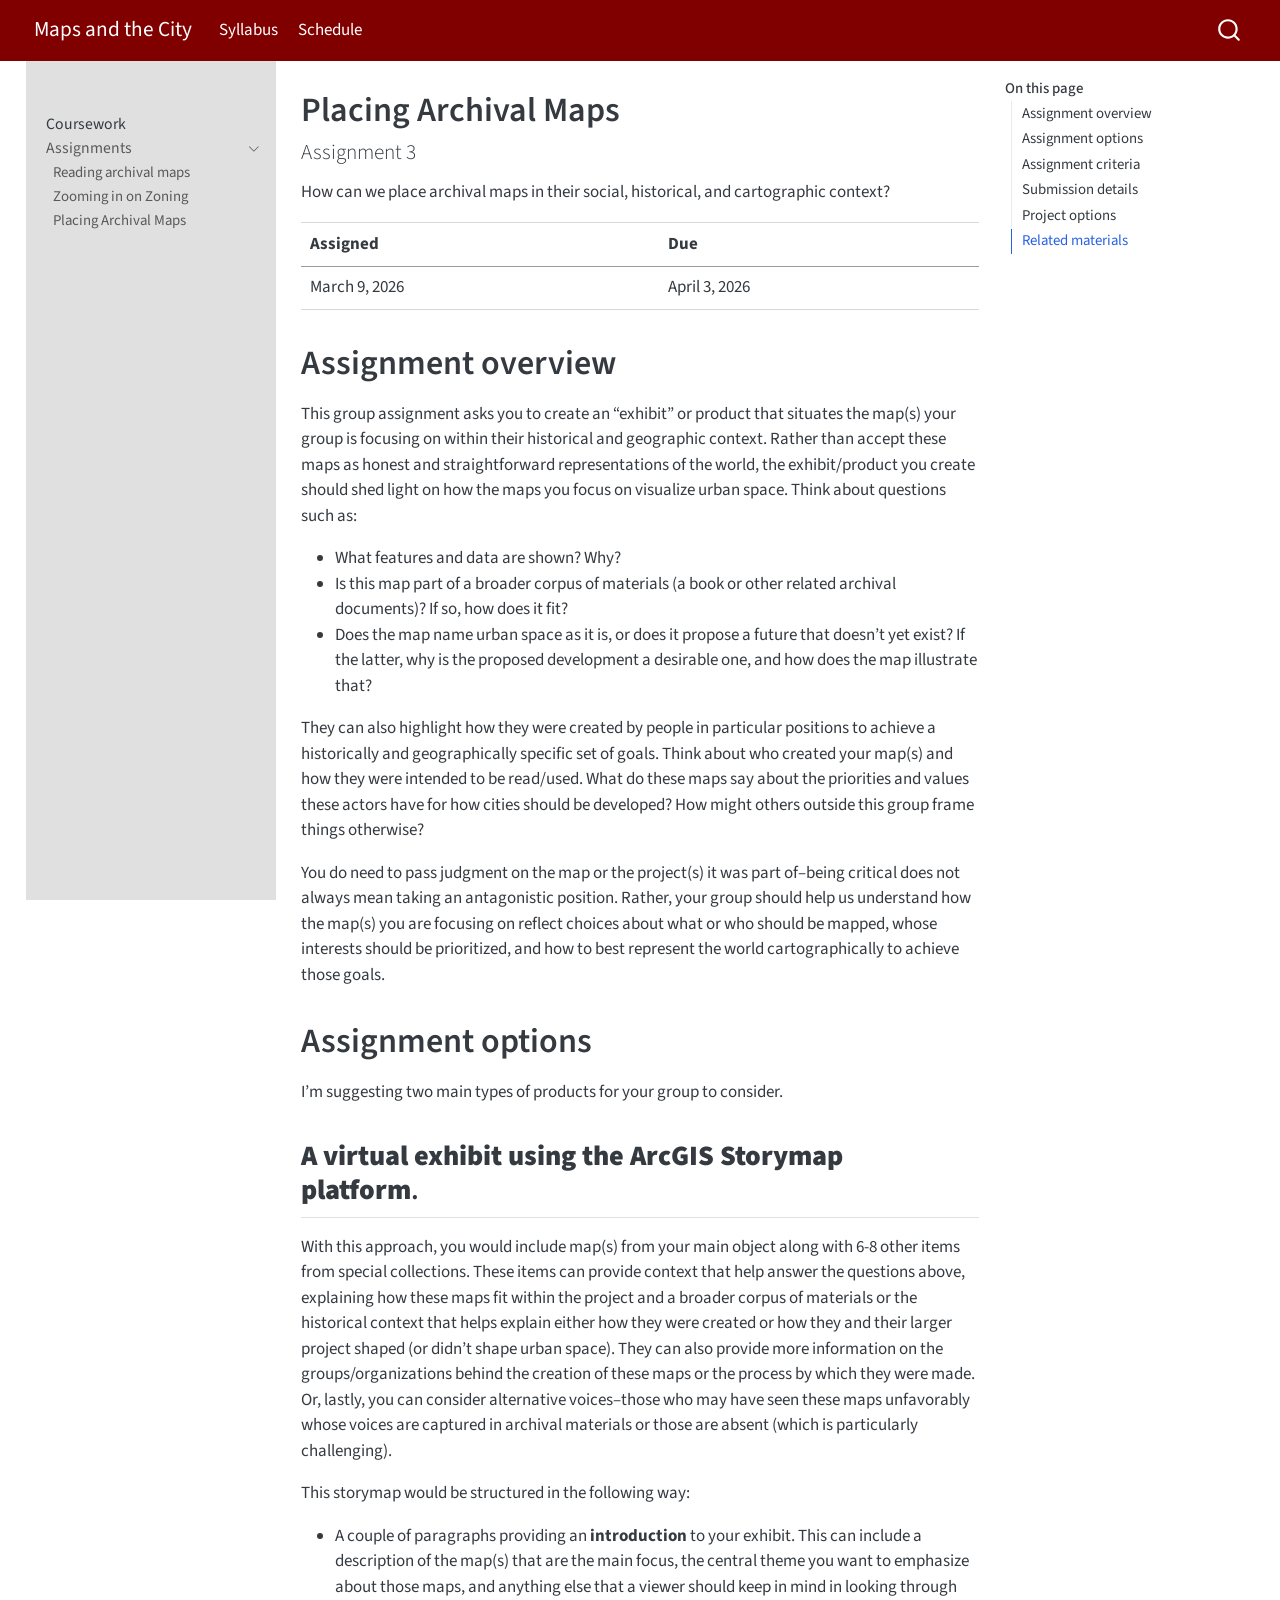
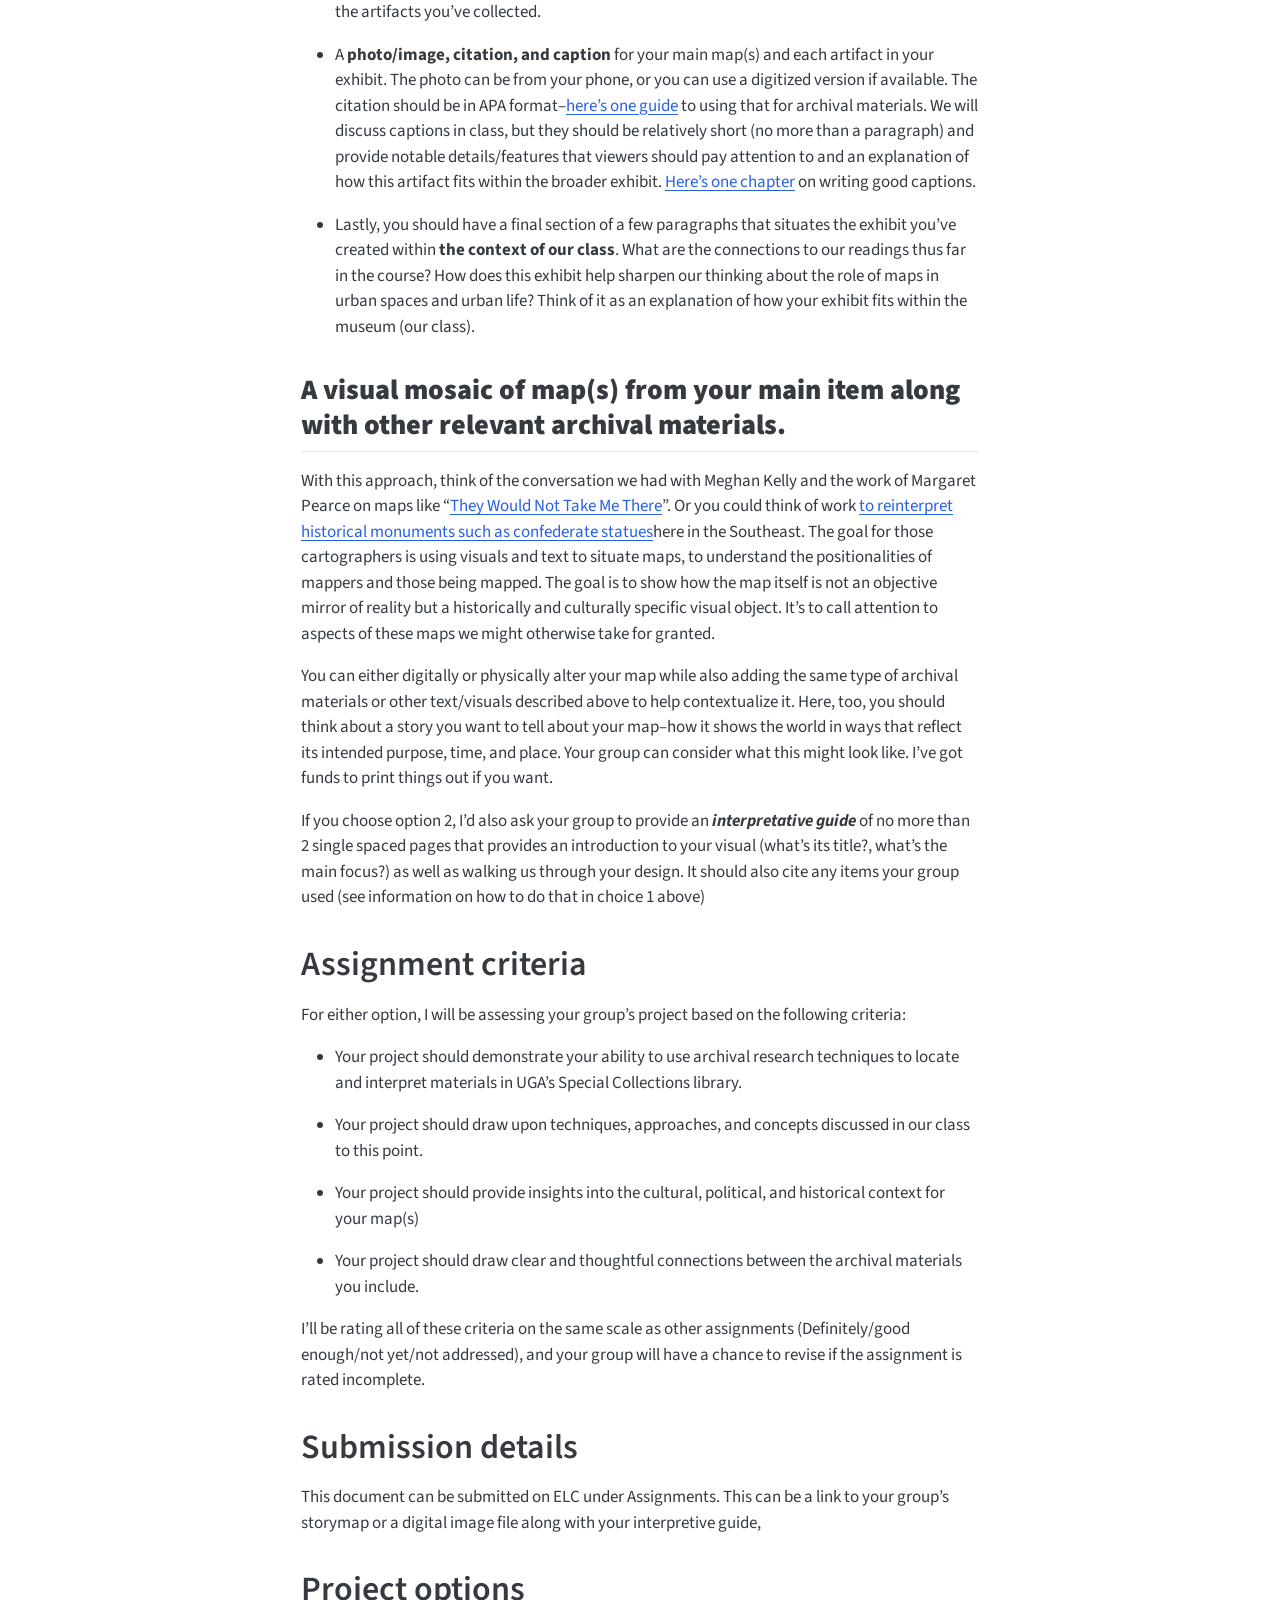
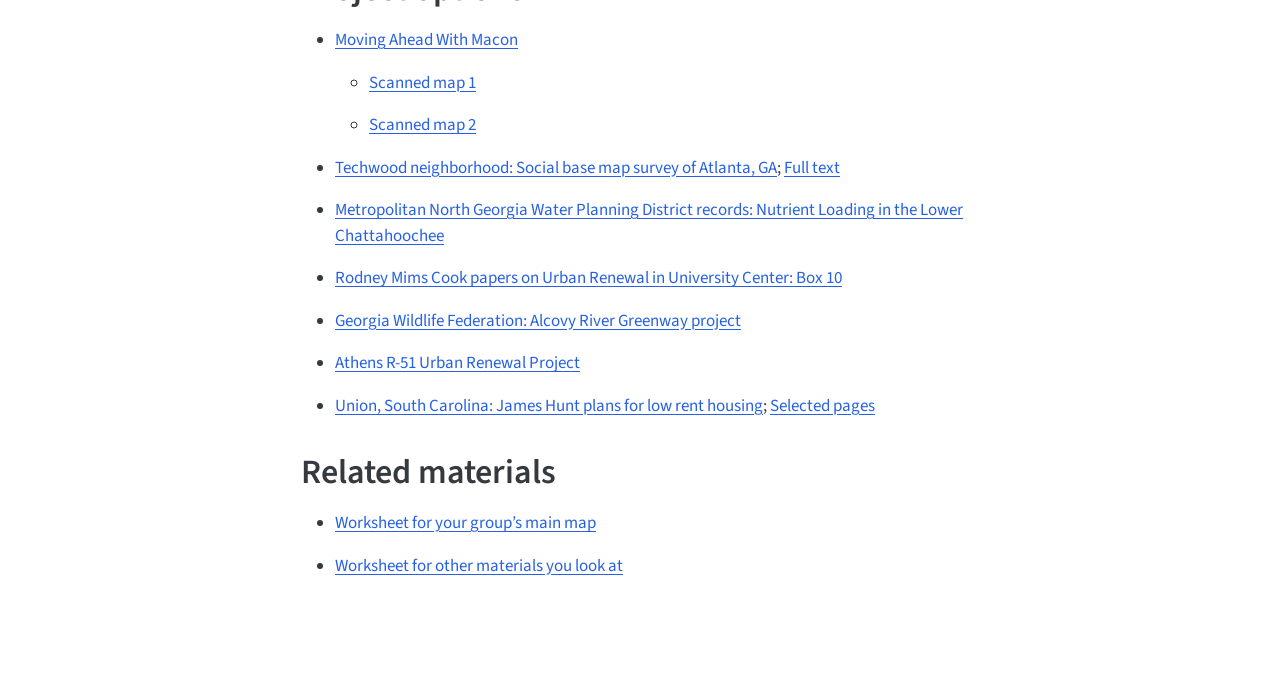
<file: placingarchivalmaps.html>
<!DOCTYPE html>
<html xmlns="http://www.w3.org/1999/xhtml" lang="en" xml:lang="en"><head>

<meta charset="utf-8">
<meta name="generator" content="quarto-1.8.25">

<meta name="viewport" content="width=device-width, initial-scale=1.0, user-scalable=yes">

<meta name="description" content="How can we place archival maps in their social, historical, and cartographic context?">

<title>Placing Archival Maps – Maps and the City</title>
<style>
code{white-space: pre-wrap;}
span.smallcaps{font-variant: small-caps;}
div.columns{display: flex; gap: min(4vw, 1.5em);}
div.column{flex: auto; overflow-x: auto;}
div.hanging-indent{margin-left: 1.5em; text-indent: -1.5em;}
ul.task-list{list-style: none;}
ul.task-list li input[type="checkbox"] {
  width: 0.8em;
  margin: 0 0.8em 0.2em -1em; /* quarto-specific, see https://github.com/quarto-dev/quarto-cli/issues/4556 */ 
  vertical-align: middle;
}
</style>


<script src="site_libs/quarto-nav/quarto-nav.js"></script>
<script src="site_libs/quarto-nav/headroom.min.js"></script>
<script src="site_libs/clipboard/clipboard.min.js"></script>
<script src="site_libs/quarto-search/autocomplete.umd.js"></script>
<script src="site_libs/quarto-search/fuse.min.js"></script>
<script src="site_libs/quarto-search/quarto-search.js"></script>
<meta name="quarto:offset" content="./">
<script src="site_libs/quarto-html/quarto.js" type="module"></script>
<script src="site_libs/quarto-html/tabsets/tabsets.js" type="module"></script>
<script src="site_libs/quarto-html/axe/axe-check.js" type="module"></script>
<script src="site_libs/quarto-html/popper.min.js"></script>
<script src="site_libs/quarto-html/tippy.umd.min.js"></script>
<script src="site_libs/quarto-html/anchor.min.js"></script>
<link href="site_libs/quarto-html/tippy.css" rel="stylesheet">
<link href="site_libs/quarto-html/quarto-syntax-highlighting-7b89279ff1a6dce999919e0e67d4d9ec.css" rel="stylesheet" id="quarto-text-highlighting-styles">
<script src="site_libs/bootstrap/bootstrap.min.js"></script>
<link href="site_libs/bootstrap/bootstrap-icons.css" rel="stylesheet">
<link href="site_libs/bootstrap/bootstrap-e157649b0921e5179aa28c3e0e646ebb.min.css" rel="stylesheet" append-hash="true" id="quarto-bootstrap" data-mode="light">
<script id="quarto-search-options" type="application/json">{
  "location": "navbar",
  "copy-button": false,
  "collapse-after": 3,
  "panel-placement": "end",
  "type": "overlay",
  "limit": 50,
  "keyboard-shortcut": [
    "f",
    "/",
    "s"
  ],
  "show-item-context": false,
  "language": {
    "search-no-results-text": "No results",
    "search-matching-documents-text": "matching documents",
    "search-copy-link-title": "Copy link to search",
    "search-hide-matches-text": "Hide additional matches",
    "search-more-match-text": "more match in this document",
    "search-more-matches-text": "more matches in this document",
    "search-clear-button-title": "Clear",
    "search-text-placeholder": "",
    "search-detached-cancel-button-title": "Cancel",
    "search-submit-button-title": "Submit",
    "search-label": "Search"
  }
}</script>


</head>

<body class="nav-sidebar floating nav-fixed quarto-light">

<div id="quarto-search-results"></div>
  <header id="quarto-header" class="headroom fixed-top">
    <nav class="navbar navbar-expand-lg " data-bs-theme="dark">
      <div class="navbar-container container-fluid">
      <div class="navbar-brand-container mx-auto">
    <a href="./index.html" class="navbar-brand navbar-brand-logo">
    </a>
    <a class="navbar-brand" href="./index.html">
    <span class="navbar-title">Maps and the City</span>
    </a>
  </div>
            <div id="quarto-search" class="" title="Search"></div>
          <button class="navbar-toggler" type="button" data-bs-toggle="collapse" data-bs-target="#navbarCollapse" aria-controls="navbarCollapse" role="menu" aria-expanded="false" aria-label="Toggle navigation" onclick="if (window.quartoToggleHeadroom) { window.quartoToggleHeadroom(); }">
  <span class="navbar-toggler-icon"></span>
</button>
          <div class="collapse navbar-collapse" id="navbarCollapse">
            <ul class="navbar-nav navbar-nav-scroll me-auto">
  <li class="nav-item">
    <a class="nav-link" href="https://docs.google.com/document/d/1GN-McuqKseNJ8OCBLa-3qRtHZpo6AyBPKMrc3T3nWok/edit?usp=drive_link" target="_blank"> 
<span class="menu-text">Syllabus</span></a>
  </li>  
  <li class="nav-item">
    <a class="nav-link" href="https://docs.google.com/spreadsheets/d/1N47u_zzpktZezUWM9yw7F_6u926p7pCnWoEop3wS3og/edit?usp=drive_link" target="_blank"> 
<span class="menu-text">Schedule</span></a>
  </li>  
</ul>
          </div> <!-- /navcollapse -->
            <div class="quarto-navbar-tools">
</div>
      </div> <!-- /container-fluid -->
    </nav>
  <nav class="quarto-secondary-nav">
    <div class="container-fluid d-flex">
      <button type="button" class="quarto-btn-toggle btn" data-bs-toggle="collapse" role="button" data-bs-target=".quarto-sidebar-collapse-item" aria-controls="quarto-sidebar" aria-expanded="false" aria-label="Toggle sidebar navigation" onclick="if (window.quartoToggleHeadroom) { window.quartoToggleHeadroom(); }">
        <i class="bi bi-layout-text-sidebar-reverse"></i>
      </button>
        <nav class="quarto-page-breadcrumbs" aria-label="breadcrumb"><ol class="breadcrumb"><li class="breadcrumb-item">Placing Archival Maps</li></ol></nav>
        <a class="flex-grow-1" role="navigation" data-bs-toggle="collapse" data-bs-target=".quarto-sidebar-collapse-item" aria-controls="quarto-sidebar" aria-expanded="false" aria-label="Toggle sidebar navigation" onclick="if (window.quartoToggleHeadroom) { window.quartoToggleHeadroom(); }">      
        </a>
    </div>
  </nav>
</header>
<!-- content -->
<div id="quarto-content" class="quarto-container page-columns page-rows-contents page-layout-article page-navbar">
<!-- sidebar -->
  <nav id="quarto-sidebar" class="sidebar collapse collapse-horizontal quarto-sidebar-collapse-item sidebar-navigation floating overflow-auto">
    <div class="pt-lg-2 mt-2 text-left sidebar-header sidebar-header-stacked">
      <a href="./index.html" class="sidebar-logo-link">
      </a>
      </div>
    <div class="sidebar-menu-container"> 
    <ul class="list-unstyled mt-1">
        <li class="sidebar-item">
 <span class="menu-text">Coursework</span>
  </li>
        <li class="sidebar-item sidebar-item-section">
      <div class="sidebar-item-container"> 
            <a class="sidebar-item-text sidebar-link text-start" data-bs-toggle="collapse" data-bs-target="#quarto-sidebar-section-1" role="navigation" aria-expanded="true">
 <span class="menu-text">Assignments</span></a>
          <a class="sidebar-item-toggle text-start" data-bs-toggle="collapse" data-bs-target="#quarto-sidebar-section-1" role="navigation" aria-expanded="true" aria-label="Toggle section">
            <i class="bi bi-chevron-right ms-2"></i>
          </a> 
      </div>
      <ul id="quarto-sidebar-section-1" class="collapse list-unstyled sidebar-section depth1 show">  
          <li class="sidebar-item">
  <div class="sidebar-item-container"> 
  <a href="https://docs.google.com/document/d/1WPsD_KL9_1M4tnFduOf3xQkMrwWtBgVexBu7LVD_NiA/edit?usp=drive_link" class="sidebar-item-text sidebar-link" target="_blank">
 <span class="menu-text">Reading archival maps</span></a>
  </div>
</li>
          <li class="sidebar-item">
  <div class="sidebar-item-container"> 
  <a href="https://docs.google.com/document/d/1s655otYH2-CTeFe27uqxNBwoSgqH0DHeZg11wnhvYkM/edit?usp=drive_link" class="sidebar-item-text sidebar-link" target="_blank">
 <span class="menu-text">Zooming in on Zoning</span></a>
  </div>
</li>
          <li class="sidebar-item">
  <div class="sidebar-item-container"> 
  <a href="https://jshannon75.github.io/geog4636_mapsandthecity/placingarchivalmaps.html" class="sidebar-item-text sidebar-link">
 <span class="menu-text">Placing Archival Maps</span></a>
  </div>
</li>
      </ul>
  </li>
    </ul>
    </div>
</nav>
<div id="quarto-sidebar-glass" class="quarto-sidebar-collapse-item" data-bs-toggle="collapse" data-bs-target=".quarto-sidebar-collapse-item"></div>
<!-- margin-sidebar -->
    <div id="quarto-margin-sidebar" class="sidebar margin-sidebar">
        <nav id="TOC" role="doc-toc" class="toc-active">
    <h2 id="toc-title">On this page</h2>
   
  <ul>
  <li><a href="#assignment-overview" id="toc-assignment-overview" class="nav-link active" data-scroll-target="#assignment-overview">Assignment overview</a></li>
  <li><a href="#assignment-options" id="toc-assignment-options" class="nav-link" data-scroll-target="#assignment-options">Assignment options</a>
  <ul class="collapse">
  <li><a href="#a-virtual-exhibit-using-the-arcgis-storymap-platform." id="toc-a-virtual-exhibit-using-the-arcgis-storymap-platform." class="nav-link" data-scroll-target="#a-virtual-exhibit-using-the-arcgis-storymap-platform."><strong>A virtual exhibit using the ArcGIS Storymap platform</strong>.</a></li>
  <li><a href="#a-visual-mosaic-of-maps-from-your-main-item-along-with-other-relevant-archival-materials." id="toc-a-visual-mosaic-of-maps-from-your-main-item-along-with-other-relevant-archival-materials." class="nav-link" data-scroll-target="#a-visual-mosaic-of-maps-from-your-main-item-along-with-other-relevant-archival-materials."><strong>A visual mosaic of map(s) from your main item along with other relevant archival materials.</strong></a></li>
  </ul></li>
  <li><a href="#assignment-criteria" id="toc-assignment-criteria" class="nav-link" data-scroll-target="#assignment-criteria">Assignment criteria</a></li>
  <li><a href="#submission-details" id="toc-submission-details" class="nav-link" data-scroll-target="#submission-details">Submission details</a></li>
  <li><a href="#project-options" id="toc-project-options" class="nav-link" data-scroll-target="#project-options">Project options</a></li>
  <li><a href="#related-materials" id="toc-related-materials" class="nav-link" data-scroll-target="#related-materials">Related materials</a></li>
  </ul>
</nav>
    </div>
<!-- main -->
<main class="content" id="quarto-document-content">

<header id="title-block-header" class="quarto-title-block default">
<div class="quarto-title">
<h1 class="title">Placing Archival Maps</h1>
<p class="subtitle lead">Assignment 3</p>
</div>

<div>
  <div class="description">
    How can we place archival maps in their social, historical, and cartographic context?
  </div>
</div>


<div class="quarto-title-meta">

    
  
    
  </div>
  


</header>


<table class="caption-top table">
<thead>
<tr class="header">
<th>Assigned</th>
<th>Due</th>
</tr>
</thead>
<tbody>
<tr class="odd">
<td>March 9, 2026</td>
<td>April 3, 2026</td>
</tr>
</tbody>
</table>
<section id="assignment-overview" class="level1">
<h1>Assignment overview</h1>
<p>This group assignment asks you to create an “exhibit” or product that situates the map(s) your group is focusing on within their historical and geographic context. Rather than accept these maps as honest and straightforward representations of the world, the exhibit/product you create should shed light on how the maps you focus on visualize urban space. Think about questions such as:</p>
<ul>
<li>What features and data are shown? Why?</li>
<li>Is this map part of a broader corpus of materials (a book or other related archival documents)? If so, how does it fit?</li>
<li>Does the map name urban space as it is, or does it propose a future that doesn’t yet exist? If the latter, why is the proposed development a desirable one, and how does the map illustrate that?</li>
</ul>
<p>They can also highlight how they were created by people in particular positions to achieve a historically and geographically specific set of goals. Think about who created your map(s) and how they were intended to be read/used. What do these maps say about the priorities and values these actors have for how cities should be developed? How might others outside this group frame things otherwise?</p>
<p>You do need to pass judgment on the map or the project(s) it was part of–being critical does not always mean taking an antagonistic position. Rather, your group should help us understand how the map(s) you are focusing on reflect choices about what or who should be mapped, whose interests should be prioritized, and how to best represent the world cartographically to achieve those goals.</p>
</section>
<section id="assignment-options" class="level1">
<h1>Assignment options</h1>
<p>I’m suggesting two main types of products for your group to consider.</p>
<section id="a-virtual-exhibit-using-the-arcgis-storymap-platform." class="level2">
<h2 class="anchored" data-anchor-id="a-virtual-exhibit-using-the-arcgis-storymap-platform."><strong>A virtual exhibit using the ArcGIS Storymap platform</strong>.</h2>
<p>With this approach, you would include map(s) from your main object along with 6-8 other items from special collections. These items can provide context that help answer the questions above, explaining how these maps fit within the project and a broader corpus of materials or the historical context that helps explain either how they were created or how they and their larger project shaped (or didn’t shape urban space). They can also provide more information on the groups/organizations behind the creation of these maps or the process by which they were made. Or, lastly, you can consider alternative voices–those who may have seen these maps unfavorably whose voices are captured in archival materials or those are absent (which is particularly challenging).</p>
<p>This storymap would be structured in the following way:</p>
<ul>
<li><p>A couple of paragraphs providing an <strong>introduction</strong> to your exhibit. This can include a description of the map(s) that are the main focus, the central theme you want to emphasize about those maps, and anything else that a viewer should keep in mind in looking through the artifacts you’ve collected.</p></li>
<li><p>A <strong>photo/image, citation, and caption</strong> for your main map(s) and each artifact in your exhibit. The photo can be from your phone, or you can use a digitized version if available. The citation should be in APA format–<a href="https://libguides.csudh.edu/archives-citation/apa">here’s one guide</a> to using that for archival materials. We will discuss captions in class, but they should be relatively short (no more than a paragraph) and provide notable details/features that viewers should pay attention to and an explanation of how this artifact fits within the broader exhibit. <a href="https://drive.google.com/file/d/1QzaDQND_rpnHx2N8SHJnkhxC4VwiNM2T/view?usp=sharing">Here’s one chapter</a> on writing good captions.</p></li>
<li><p>Lastly, you should have a final section of a few paragraphs that situates the exhibit you’ve created within <strong>the context of our class</strong>. What are the connections to our readings thus far in the course? How does this exhibit help sharpen our thinking about the role of maps in urban spaces and urban life? Think of it as an explanation of how your exhibit fits within the museum (our class).&nbsp;</p></li>
</ul>
</section>
<section id="a-visual-mosaic-of-maps-from-your-main-item-along-with-other-relevant-archival-materials." class="level2">
<h2 class="anchored" data-anchor-id="a-visual-mosaic-of-maps-from-your-main-item-along-with-other-relevant-archival-materials."><strong>A visual mosaic of map(s) from your main item along with other relevant archival materials.</strong></h2>
<p>With this approach, think of the conversation we had with Meghan Kelly and the work of Margaret Pearce on maps like “<a href="https://storymaps.arcgis.com/stories/2b5792be16d64f9e999ec93cd436bc17">They Would Not Take Me There</a>”. Or you could think of work <a href="https://hyperallergic.com/remagining-monuments-to-make-them-resonate-locally-and-personally/">to reinterpret historical monuments such as confederate statues</a>here in the Southeast. The goal for those cartographers is using visuals and text to situate maps, to understand the positionalities of mappers and those being mapped. The goal is to show how the map itself is not an objective mirror of reality but a historically and culturally specific visual object. It’s to call attention to aspects of these maps we might otherwise take for granted.</p>
<p>You can either digitally or physically alter your map while also adding the same type of archival materials or other text/visuals described above to help contextualize it. Here, too, you should think about a story you want to tell about your map–how it shows the world in ways that reflect its intended purpose, time, and place. Your group can consider what this might look like. I’ve got funds to print things out if you want.</p>
<p>If you choose option 2, I’d also ask your group to provide an <strong><em>interpretative guide</em></strong> of no more than 2 single spaced pages that provides an introduction to your visual (what’s its title?, what’s the main focus?) as well as walking us through your design. It should also cite any items your group used (see information on how to do that in choice 1 above)</p>
</section>
</section>
<section id="assignment-criteria" class="level1">
<h1>Assignment criteria</h1>
<p>For either option, I will be assessing your group’s project based on the following criteria:</p>
<ul>
<li><p>Your project should demonstrate your ability to use archival research techniques to locate and interpret materials in UGA’s Special Collections library.</p></li>
<li><p>Your project should draw upon techniques, approaches, and concepts discussed in our class to this point.</p></li>
<li><p>Your project should provide insights into the cultural, political, and historical context for your map(s)</p></li>
<li><p>Your project should draw clear and thoughtful connections between the archival materials you include.</p></li>
</ul>
<p>I’ll be rating all of these criteria on the same scale as other assignments (Definitely/good enough/not yet/not addressed), and your group will have a chance to revise if the assignment is rated incomplete.&nbsp;</p>
</section>
<section id="submission-details" class="level1">
<h1>Submission details</h1>
<p>This document can be submitted on ELC under Assignments. This can be a link to your group’s storymap or a digital image file along with your interpretive guide,</p>
</section>
<section id="project-options" class="level1">
<h1>Project options</h1>
<ul>
<li><p><a href="https://galileo-uga.primo.exlibrisgroup.com/discovery/fulldisplay?docid=alma9910300523902959&amp;context=L&amp;vid=01GALI_UGA:UGA&amp;lang=en&amp;search_scope=MyInstitution&amp;adaptor=Local%20Search%20Engine&amp;tab=LibraryCatalog&amp;query=any,contains,moving%20ahead%20with%20macon%20&amp;sortby=rank&amp;facet=library,include,2959%E2%80%93530589490002959" target="_blank">Moving Ahead With Macon</a></p>
<ul>
<li><p><a href="https://github.com/jshannon75/geog4636_mapsandthecity/blob/main/items/MovingAheadWithMacon_map1.pdf" target="_blank">Scanned map 1</a></p></li>
<li><p><a href="https://github.com/jshannon75/geog4636_mapsandthecity/blob/main/items/MovingAheadWithMacon_map2.pdf" target="_blank">Scanned map 2</a></p></li>
</ul></li>
<li><p><a href="https://dlg.usg.edu/record/gsu_planatl_22866?canvas=22&amp;x=555&amp;y=755&amp;w=2927" target="_blank">Techwood neighborhood: Social base map survey of Atlanta, GA</a>; <a href="https://github.com/jshannon75/geog4636_mapsandthecity/blob/main/items/Social%20base%20map%20survey%20of%20Atlanta.pdf" target="_blank">Full text</a></p></li>
<li><p><a href="https://sclfind.libs.uga.edu/catalog/ms4069_aspace_ref83_bqh" target="_blank">Metropolitan North Georgia Water Planning District records: Nutrient Loading in the Lower Chattahoochee</a></p></li>
<li><p><a href="https://sclfind.libs.uga.edu/catalog/RBRL180RMC_aspace_ref209_no2" target="_blank">Rodney Mims Cook papers on Urban Renewal in University Center: Box 10</a></p></li>
<li><p><a href="https://sclfind.libs.uga.edu/catalog/ms3995_aspace_ref325_i9w" target="_blank">Georgia Wildlife Federation: Alcovy River Greenway project</a></p></li>
<li><p><a href="https://dlg.usg.edu/record/guan_1633_014c-001?canvas=0&amp;x=400&amp;y=400&amp;w=1986" target="_blank">Athens R-51 Urban Renewal Project</a></p></li>
<li><p><a href="https://sclfind.libs.uga.edu/catalog/ms2901_aspace_ref2200_y3m" target="_blank">Union, South Carolina: James Hunt plans for low rent housing</a>; <a href="https://github.com/jshannon75/geog4636_mapsandthecity/blob/main/items/Hunt_UnionSC.pdf" target="_blank">Selected pages</a></p></li>
</ul>
</section>
<section id="related-materials" class="level1">
<h1>Related materials</h1>
<ul>
<li><p><a href="https://docs.google.com/document/d/1oPL7h7p4AVN1daiFkwa1_UwIBTkGLM594ANQHotE4KQ/edit?usp=sharing" target="_blank">Worksheet for your group’s main map</a></p></li>
<li><p><a href="https://docs.google.com/document/d/1y9C6Vo1rnN-LwVgK9tRfgOOznPehjeBudMgUo6P1nCo/edit?usp=sharing" target="_blank">Worksheet for other materials you look at</a></p></li>
</ul>


</section>

</main> <!-- /main -->
<script id="quarto-html-after-body" type="application/javascript">
  window.document.addEventListener("DOMContentLoaded", function (event) {
    const icon = "";
    const anchorJS = new window.AnchorJS();
    anchorJS.options = {
      placement: 'right',
      icon: icon
    };
    anchorJS.add('.anchored');
    const isCodeAnnotation = (el) => {
      for (const clz of el.classList) {
        if (clz.startsWith('code-annotation-')) {                     
          return true;
        }
      }
      return false;
    }
    const onCopySuccess = function(e) {
      // button target
      const button = e.trigger;
      // don't keep focus
      button.blur();
      // flash "checked"
      button.classList.add('code-copy-button-checked');
      var currentTitle = button.getAttribute("title");
      button.setAttribute("title", "Copied!");
      let tooltip;
      if (window.bootstrap) {
        button.setAttribute("data-bs-toggle", "tooltip");
        button.setAttribute("data-bs-placement", "left");
        button.setAttribute("data-bs-title", "Copied!");
        tooltip = new bootstrap.Tooltip(button, 
          { trigger: "manual", 
            customClass: "code-copy-button-tooltip",
            offset: [0, -8]});
        tooltip.show();    
      }
      setTimeout(function() {
        if (tooltip) {
          tooltip.hide();
          button.removeAttribute("data-bs-title");
          button.removeAttribute("data-bs-toggle");
          button.removeAttribute("data-bs-placement");
        }
        button.setAttribute("title", currentTitle);
        button.classList.remove('code-copy-button-checked');
      }, 1000);
      // clear code selection
      e.clearSelection();
    }
    const getTextToCopy = function(trigger) {
      const outerScaffold = trigger.parentElement.cloneNode(true);
      const codeEl = outerScaffold.querySelector('code');
      for (const childEl of codeEl.children) {
        if (isCodeAnnotation(childEl)) {
          childEl.remove();
        }
      }
      return codeEl.innerText;
    }
    const clipboard = new window.ClipboardJS('.code-copy-button:not([data-in-quarto-modal])', {
      text: getTextToCopy
    });
    clipboard.on('success', onCopySuccess);
    if (window.document.getElementById('quarto-embedded-source-code-modal')) {
      const clipboardModal = new window.ClipboardJS('.code-copy-button[data-in-quarto-modal]', {
        text: getTextToCopy,
        container: window.document.getElementById('quarto-embedded-source-code-modal')
      });
      clipboardModal.on('success', onCopySuccess);
    }
      var localhostRegex = new RegExp(/^(?:http|https):\/\/localhost\:?[0-9]*\//);
      var mailtoRegex = new RegExp(/^mailto:/);
        var filterRegex = new RegExp("https:\/\/jshannon75\.github\.io\/geog4636_mapsandthecity\/");
      var isInternal = (href) => {
          return filterRegex.test(href) || localhostRegex.test(href) || mailtoRegex.test(href);
      }
      // Inspect non-navigation links and adorn them if external
     var links = window.document.querySelectorAll('a[href]:not(.nav-link):not(.navbar-brand):not(.toc-action):not(.sidebar-link):not(.sidebar-item-toggle):not(.pagination-link):not(.no-external):not([aria-hidden]):not(.dropdown-item):not(.quarto-navigation-tool):not(.about-link)');
      for (var i=0; i<links.length; i++) {
        const link = links[i];
        if (!isInternal(link.href)) {
          // undo the damage that might have been done by quarto-nav.js in the case of
          // links that we want to consider external
          if (link.dataset.originalHref !== undefined) {
            link.href = link.dataset.originalHref;
          }
        }
      }
    function tippyHover(el, contentFn, onTriggerFn, onUntriggerFn) {
      const config = {
        allowHTML: true,
        maxWidth: 500,
        delay: 100,
        arrow: false,
        appendTo: function(el) {
            return el.parentElement;
        },
        interactive: true,
        interactiveBorder: 10,
        theme: 'quarto',
        placement: 'bottom-start',
      };
      if (contentFn) {
        config.content = contentFn;
      }
      if (onTriggerFn) {
        config.onTrigger = onTriggerFn;
      }
      if (onUntriggerFn) {
        config.onUntrigger = onUntriggerFn;
      }
      window.tippy(el, config); 
    }
    const noterefs = window.document.querySelectorAll('a[role="doc-noteref"]');
    for (var i=0; i<noterefs.length; i++) {
      const ref = noterefs[i];
      tippyHover(ref, function() {
        // use id or data attribute instead here
        let href = ref.getAttribute('data-footnote-href') || ref.getAttribute('href');
        try { href = new URL(href).hash; } catch {}
        const id = href.replace(/^#\/?/, "");
        const note = window.document.getElementById(id);
        if (note) {
          return note.innerHTML;
        } else {
          return "";
        }
      });
    }
    const xrefs = window.document.querySelectorAll('a.quarto-xref');
    const processXRef = (id, note) => {
      // Strip column container classes
      const stripColumnClz = (el) => {
        el.classList.remove("page-full", "page-columns");
        if (el.children) {
          for (const child of el.children) {
            stripColumnClz(child);
          }
        }
      }
      stripColumnClz(note)
      if (id === null || id.startsWith('sec-')) {
        // Special case sections, only their first couple elements
        const container = document.createElement("div");
        if (note.children && note.children.length > 2) {
          container.appendChild(note.children[0].cloneNode(true));
          for (let i = 1; i < note.children.length; i++) {
            const child = note.children[i];
            if (child.tagName === "P" && child.innerText === "") {
              continue;
            } else {
              container.appendChild(child.cloneNode(true));
              break;
            }
          }
          if (window.Quarto?.typesetMath) {
            window.Quarto.typesetMath(container);
          }
          return container.innerHTML
        } else {
          if (window.Quarto?.typesetMath) {
            window.Quarto.typesetMath(note);
          }
          return note.innerHTML;
        }
      } else {
        // Remove any anchor links if they are present
        const anchorLink = note.querySelector('a.anchorjs-link');
        if (anchorLink) {
          anchorLink.remove();
        }
        if (window.Quarto?.typesetMath) {
          window.Quarto.typesetMath(note);
        }
        if (note.classList.contains("callout")) {
          return note.outerHTML;
        } else {
          return note.innerHTML;
        }
      }
    }
    for (var i=0; i<xrefs.length; i++) {
      const xref = xrefs[i];
      tippyHover(xref, undefined, function(instance) {
        instance.disable();
        let url = xref.getAttribute('href');
        let hash = undefined; 
        if (url.startsWith('#')) {
          hash = url;
        } else {
          try { hash = new URL(url).hash; } catch {}
        }
        if (hash) {
          const id = hash.replace(/^#\/?/, "");
          const note = window.document.getElementById(id);
          if (note !== null) {
            try {
              const html = processXRef(id, note.cloneNode(true));
              instance.setContent(html);
            } finally {
              instance.enable();
              instance.show();
            }
          } else {
            // See if we can fetch this
            fetch(url.split('#')[0])
            .then(res => res.text())
            .then(html => {
              const parser = new DOMParser();
              const htmlDoc = parser.parseFromString(html, "text/html");
              const note = htmlDoc.getElementById(id);
              if (note !== null) {
                const html = processXRef(id, note);
                instance.setContent(html);
              } 
            }).finally(() => {
              instance.enable();
              instance.show();
            });
          }
        } else {
          // See if we can fetch a full url (with no hash to target)
          // This is a special case and we should probably do some content thinning / targeting
          fetch(url)
          .then(res => res.text())
          .then(html => {
            const parser = new DOMParser();
            const htmlDoc = parser.parseFromString(html, "text/html");
            const note = htmlDoc.querySelector('main.content');
            if (note !== null) {
              // This should only happen for chapter cross references
              // (since there is no id in the URL)
              // remove the first header
              if (note.children.length > 0 && note.children[0].tagName === "HEADER") {
                note.children[0].remove();
              }
              const html = processXRef(null, note);
              instance.setContent(html);
            } 
          }).finally(() => {
            instance.enable();
            instance.show();
          });
        }
      }, function(instance) {
      });
    }
        let selectedAnnoteEl;
        const selectorForAnnotation = ( cell, annotation) => {
          let cellAttr = 'data-code-cell="' + cell + '"';
          let lineAttr = 'data-code-annotation="' +  annotation + '"';
          const selector = 'span[' + cellAttr + '][' + lineAttr + ']';
          return selector;
        }
        const selectCodeLines = (annoteEl) => {
          const doc = window.document;
          const targetCell = annoteEl.getAttribute("data-target-cell");
          const targetAnnotation = annoteEl.getAttribute("data-target-annotation");
          const annoteSpan = window.document.querySelector(selectorForAnnotation(targetCell, targetAnnotation));
          const lines = annoteSpan.getAttribute("data-code-lines").split(",");
          const lineIds = lines.map((line) => {
            return targetCell + "-" + line;
          })
          let top = null;
          let height = null;
          let parent = null;
          if (lineIds.length > 0) {
              //compute the position of the single el (top and bottom and make a div)
              const el = window.document.getElementById(lineIds[0]);
              top = el.offsetTop;
              height = el.offsetHeight;
              parent = el.parentElement.parentElement;
            if (lineIds.length > 1) {
              const lastEl = window.document.getElementById(lineIds[lineIds.length - 1]);
              const bottom = lastEl.offsetTop + lastEl.offsetHeight;
              height = bottom - top;
            }
            if (top !== null && height !== null && parent !== null) {
              // cook up a div (if necessary) and position it 
              let div = window.document.getElementById("code-annotation-line-highlight");
              if (div === null) {
                div = window.document.createElement("div");
                div.setAttribute("id", "code-annotation-line-highlight");
                div.style.position = 'absolute';
                parent.appendChild(div);
              }
              div.style.top = top - 2 + "px";
              div.style.height = height + 4 + "px";
              div.style.left = 0;
              let gutterDiv = window.document.getElementById("code-annotation-line-highlight-gutter");
              if (gutterDiv === null) {
                gutterDiv = window.document.createElement("div");
                gutterDiv.setAttribute("id", "code-annotation-line-highlight-gutter");
                gutterDiv.style.position = 'absolute';
                const codeCell = window.document.getElementById(targetCell);
                const gutter = codeCell.querySelector('.code-annotation-gutter');
                gutter.appendChild(gutterDiv);
              }
              gutterDiv.style.top = top - 2 + "px";
              gutterDiv.style.height = height + 4 + "px";
            }
            selectedAnnoteEl = annoteEl;
          }
        };
        const unselectCodeLines = () => {
          const elementsIds = ["code-annotation-line-highlight", "code-annotation-line-highlight-gutter"];
          elementsIds.forEach((elId) => {
            const div = window.document.getElementById(elId);
            if (div) {
              div.remove();
            }
          });
          selectedAnnoteEl = undefined;
        };
          // Handle positioning of the toggle
      window.addEventListener(
        "resize",
        throttle(() => {
          elRect = undefined;
          if (selectedAnnoteEl) {
            selectCodeLines(selectedAnnoteEl);
          }
        }, 10)
      );
      function throttle(fn, ms) {
      let throttle = false;
      let timer;
        return (...args) => {
          if(!throttle) { // first call gets through
              fn.apply(this, args);
              throttle = true;
          } else { // all the others get throttled
              if(timer) clearTimeout(timer); // cancel #2
              timer = setTimeout(() => {
                fn.apply(this, args);
                timer = throttle = false;
              }, ms);
          }
        };
      }
        // Attach click handler to the DT
        const annoteDls = window.document.querySelectorAll('dt[data-target-cell]');
        for (const annoteDlNode of annoteDls) {
          annoteDlNode.addEventListener('click', (event) => {
            const clickedEl = event.target;
            if (clickedEl !== selectedAnnoteEl) {
              unselectCodeLines();
              const activeEl = window.document.querySelector('dt[data-target-cell].code-annotation-active');
              if (activeEl) {
                activeEl.classList.remove('code-annotation-active');
              }
              selectCodeLines(clickedEl);
              clickedEl.classList.add('code-annotation-active');
            } else {
              // Unselect the line
              unselectCodeLines();
              clickedEl.classList.remove('code-annotation-active');
            }
          });
        }
    const findCites = (el) => {
      const parentEl = el.parentElement;
      if (parentEl) {
        const cites = parentEl.dataset.cites;
        if (cites) {
          return {
            el,
            cites: cites.split(' ')
          };
        } else {
          return findCites(el.parentElement)
        }
      } else {
        return undefined;
      }
    };
    var bibliorefs = window.document.querySelectorAll('a[role="doc-biblioref"]');
    for (var i=0; i<bibliorefs.length; i++) {
      const ref = bibliorefs[i];
      const citeInfo = findCites(ref);
      if (citeInfo) {
        tippyHover(citeInfo.el, function() {
          var popup = window.document.createElement('div');
          citeInfo.cites.forEach(function(cite) {
            var citeDiv = window.document.createElement('div');
            citeDiv.classList.add('hanging-indent');
            citeDiv.classList.add('csl-entry');
            var biblioDiv = window.document.getElementById('ref-' + cite);
            if (biblioDiv) {
              citeDiv.innerHTML = biblioDiv.innerHTML;
            }
            popup.appendChild(citeDiv);
          });
          return popup.innerHTML;
        });
      }
    }
  });
  </script>
</div> <!-- /content -->




</body></html>
</file>
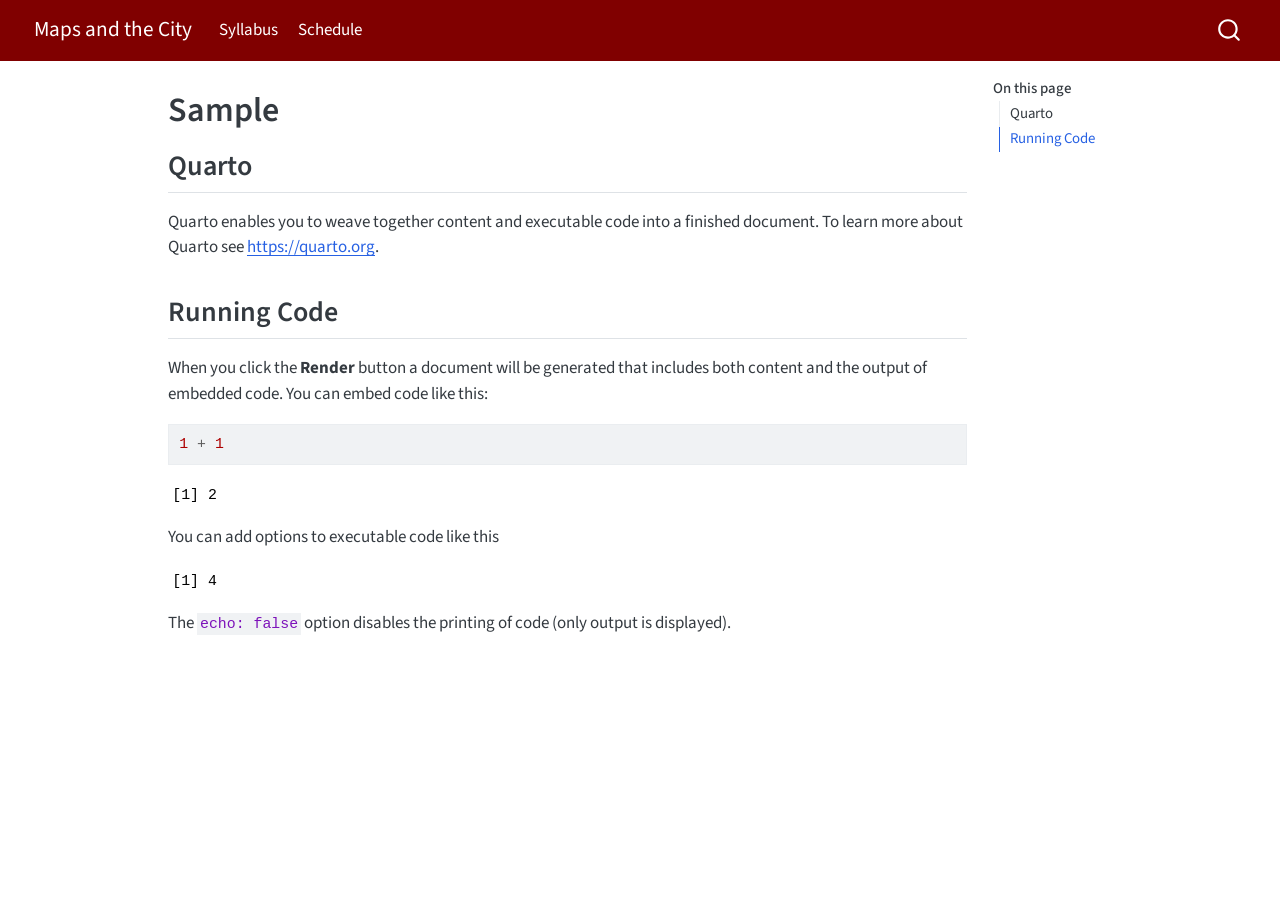
<file: activity/sample.html>
<!DOCTYPE html>
<html xmlns="http://www.w3.org/1999/xhtml" lang="en" xml:lang="en"><head>

<meta charset="utf-8">
<meta name="generator" content="quarto-1.8.25">

<meta name="viewport" content="width=device-width, initial-scale=1.0, user-scalable=yes">


<title>Sample – Maps and the City</title>
<style>
code{white-space: pre-wrap;}
span.smallcaps{font-variant: small-caps;}
div.columns{display: flex; gap: min(4vw, 1.5em);}
div.column{flex: auto; overflow-x: auto;}
div.hanging-indent{margin-left: 1.5em; text-indent: -1.5em;}
ul.task-list{list-style: none;}
ul.task-list li input[type="checkbox"] {
  width: 0.8em;
  margin: 0 0.8em 0.2em -1em; /* quarto-specific, see https://github.com/quarto-dev/quarto-cli/issues/4556 */ 
  vertical-align: middle;
}
/* CSS for syntax highlighting */
html { -webkit-text-size-adjust: 100%; }
pre > code.sourceCode { white-space: pre; position: relative; }
pre > code.sourceCode > span { display: inline-block; line-height: 1.25; }
pre > code.sourceCode > span:empty { height: 1.2em; }
.sourceCode { overflow: visible; }
code.sourceCode > span { color: inherit; text-decoration: inherit; }
div.sourceCode { margin: 1em 0; }
pre.sourceCode { margin: 0; }
@media screen {
div.sourceCode { overflow: auto; }
}
@media print {
pre > code.sourceCode { white-space: pre-wrap; }
pre > code.sourceCode > span { text-indent: -5em; padding-left: 5em; }
}
pre.numberSource code
  { counter-reset: source-line 0; }
pre.numberSource code > span
  { position: relative; left: -4em; counter-increment: source-line; }
pre.numberSource code > span > a:first-child::before
  { content: counter(source-line);
    position: relative; left: -1em; text-align: right; vertical-align: baseline;
    border: none; display: inline-block;
    -webkit-touch-callout: none; -webkit-user-select: none;
    -khtml-user-select: none; -moz-user-select: none;
    -ms-user-select: none; user-select: none;
    padding: 0 4px; width: 4em;
  }
pre.numberSource { margin-left: 3em;  padding-left: 4px; }
div.sourceCode
  {   }
@media screen {
pre > code.sourceCode > span > a:first-child::before { text-decoration: underline; }
}
</style>


<script src="../site_libs/quarto-nav/quarto-nav.js"></script>
<script src="../site_libs/quarto-nav/headroom.min.js"></script>
<script src="../site_libs/clipboard/clipboard.min.js"></script>
<script src="../site_libs/quarto-search/autocomplete.umd.js"></script>
<script src="../site_libs/quarto-search/fuse.min.js"></script>
<script src="../site_libs/quarto-search/quarto-search.js"></script>
<meta name="quarto:offset" content="../">
<script src="../site_libs/quarto-html/quarto.js" type="module"></script>
<script src="../site_libs/quarto-html/tabsets/tabsets.js" type="module"></script>
<script src="../site_libs/quarto-html/axe/axe-check.js" type="module"></script>
<script src="../site_libs/quarto-html/popper.min.js"></script>
<script src="../site_libs/quarto-html/tippy.umd.min.js"></script>
<script src="../site_libs/quarto-html/anchor.min.js"></script>
<link href="../site_libs/quarto-html/tippy.css" rel="stylesheet">
<link href="../site_libs/quarto-html/quarto-syntax-highlighting-7b89279ff1a6dce999919e0e67d4d9ec.css" rel="stylesheet" id="quarto-text-highlighting-styles">
<script src="../site_libs/bootstrap/bootstrap.min.js"></script>
<link href="../site_libs/bootstrap/bootstrap-icons.css" rel="stylesheet">
<link href="../site_libs/bootstrap/bootstrap-e157649b0921e5179aa28c3e0e646ebb.min.css" rel="stylesheet" append-hash="true" id="quarto-bootstrap" data-mode="light">
<script id="quarto-search-options" type="application/json">{
  "location": "navbar",
  "copy-button": false,
  "collapse-after": 3,
  "panel-placement": "end",
  "type": "overlay",
  "limit": 50,
  "keyboard-shortcut": [
    "f",
    "/",
    "s"
  ],
  "show-item-context": false,
  "language": {
    "search-no-results-text": "No results",
    "search-matching-documents-text": "matching documents",
    "search-copy-link-title": "Copy link to search",
    "search-hide-matches-text": "Hide additional matches",
    "search-more-match-text": "more match in this document",
    "search-more-matches-text": "more matches in this document",
    "search-clear-button-title": "Clear",
    "search-text-placeholder": "",
    "search-detached-cancel-button-title": "Cancel",
    "search-submit-button-title": "Submit",
    "search-label": "Search"
  }
}</script>


</head>

<body class="nav-fixed quarto-light">

<div id="quarto-search-results"></div>
  <header id="quarto-header" class="headroom fixed-top">
    <nav class="navbar navbar-expand-lg " data-bs-theme="dark">
      <div class="navbar-container container-fluid">
      <div class="navbar-brand-container mx-auto">
    <a href="../index.html" class="navbar-brand navbar-brand-logo">
    </a>
    <a class="navbar-brand" href="../index.html">
    <span class="navbar-title">Maps and the City</span>
    </a>
  </div>
            <div id="quarto-search" class="" title="Search"></div>
          <button class="navbar-toggler" type="button" data-bs-toggle="collapse" data-bs-target="#navbarCollapse" aria-controls="navbarCollapse" role="menu" aria-expanded="false" aria-label="Toggle navigation" onclick="if (window.quartoToggleHeadroom) { window.quartoToggleHeadroom(); }">
  <span class="navbar-toggler-icon"></span>
</button>
          <div class="collapse navbar-collapse" id="navbarCollapse">
            <ul class="navbar-nav navbar-nav-scroll me-auto">
  <li class="nav-item">
    <a class="nav-link" href="https://docs.google.com/document/d/1GN-McuqKseNJ8OCBLa-3qRtHZpo6AyBPKMrc3T3nWok/edit?usp=drive_link" target="_blank"> 
<span class="menu-text">Syllabus</span></a>
  </li>  
  <li class="nav-item">
    <a class="nav-link" href="https://docs.google.com/spreadsheets/d/1N47u_zzpktZezUWM9yw7F_6u926p7pCnWoEop3wS3og/edit?usp=drive_link" target="_blank"> 
<span class="menu-text">Schedule</span></a>
  </li>  
</ul>
          </div> <!-- /navcollapse -->
            <div class="quarto-navbar-tools">
</div>
      </div> <!-- /container-fluid -->
    </nav>
</header>
<!-- content -->
<div id="quarto-content" class="quarto-container page-columns page-rows-contents page-layout-article page-navbar">
<!-- sidebar -->
<!-- margin-sidebar -->
    <div id="quarto-margin-sidebar" class="sidebar margin-sidebar">
        <nav id="TOC" role="doc-toc" class="toc-active">
    <h2 id="toc-title">On this page</h2>
   
  <ul>
  <li><a href="#quarto" id="toc-quarto" class="nav-link active" data-scroll-target="#quarto">Quarto</a></li>
  <li><a href="#running-code" id="toc-running-code" class="nav-link" data-scroll-target="#running-code">Running Code</a></li>
  </ul>
</nav>
    </div>
<!-- main -->
<main class="content" id="quarto-document-content">

<header id="title-block-header" class="quarto-title-block default">
<div class="quarto-title">
<h1 class="title">Sample</h1>
</div>



<div class="quarto-title-meta">

    
  
    
  </div>
  


</header>


<section id="quarto" class="level2">
<h2 class="anchored" data-anchor-id="quarto">Quarto</h2>
<p>Quarto enables you to weave together content and executable code into a finished document. To learn more about Quarto see <a href="https://quarto.org" class="uri">https://quarto.org</a>.</p>
</section>
<section id="running-code" class="level2">
<h2 class="anchored" data-anchor-id="running-code">Running Code</h2>
<p>When you click the <strong>Render</strong> button a document will be generated that includes both content and the output of embedded code. You can embed code like this:</p>
<div class="cell">
<div class="code-copy-outer-scaffold"><div class="sourceCode cell-code" id="cb1"><pre class="sourceCode r code-with-copy"><code class="sourceCode r"><span id="cb1-1"><a href="#cb1-1" aria-hidden="true" tabindex="-1"></a><span class="dv">1</span> <span class="sc">+</span> <span class="dv">1</span></span></code></pre></div><button title="Copy to Clipboard" class="code-copy-button"><i class="bi"></i></button></div>
<div class="cell-output cell-output-stdout">
<pre><code>[1] 2</code></pre>
</div>
</div>
<p>You can add options to executable code like this</p>
<div class="cell">
<div class="cell-output cell-output-stdout">
<pre><code>[1] 4</code></pre>
</div>
</div>
<p>The <code>echo: false</code> option disables the printing of code (only output is displayed).</p>


</section>

</main> <!-- /main -->
<script id="quarto-html-after-body" type="application/javascript">
  window.document.addEventListener("DOMContentLoaded", function (event) {
    const icon = "";
    const anchorJS = new window.AnchorJS();
    anchorJS.options = {
      placement: 'right',
      icon: icon
    };
    anchorJS.add('.anchored');
    const isCodeAnnotation = (el) => {
      for (const clz of el.classList) {
        if (clz.startsWith('code-annotation-')) {                     
          return true;
        }
      }
      return false;
    }
    const onCopySuccess = function(e) {
      // button target
      const button = e.trigger;
      // don't keep focus
      button.blur();
      // flash "checked"
      button.classList.add('code-copy-button-checked');
      var currentTitle = button.getAttribute("title");
      button.setAttribute("title", "Copied!");
      let tooltip;
      if (window.bootstrap) {
        button.setAttribute("data-bs-toggle", "tooltip");
        button.setAttribute("data-bs-placement", "left");
        button.setAttribute("data-bs-title", "Copied!");
        tooltip = new bootstrap.Tooltip(button, 
          { trigger: "manual", 
            customClass: "code-copy-button-tooltip",
            offset: [0, -8]});
        tooltip.show();    
      }
      setTimeout(function() {
        if (tooltip) {
          tooltip.hide();
          button.removeAttribute("data-bs-title");
          button.removeAttribute("data-bs-toggle");
          button.removeAttribute("data-bs-placement");
        }
        button.setAttribute("title", currentTitle);
        button.classList.remove('code-copy-button-checked');
      }, 1000);
      // clear code selection
      e.clearSelection();
    }
    const getTextToCopy = function(trigger) {
      const outerScaffold = trigger.parentElement.cloneNode(true);
      const codeEl = outerScaffold.querySelector('code');
      for (const childEl of codeEl.children) {
        if (isCodeAnnotation(childEl)) {
          childEl.remove();
        }
      }
      return codeEl.innerText;
    }
    const clipboard = new window.ClipboardJS('.code-copy-button:not([data-in-quarto-modal])', {
      text: getTextToCopy
    });
    clipboard.on('success', onCopySuccess);
    if (window.document.getElementById('quarto-embedded-source-code-modal')) {
      const clipboardModal = new window.ClipboardJS('.code-copy-button[data-in-quarto-modal]', {
        text: getTextToCopy,
        container: window.document.getElementById('quarto-embedded-source-code-modal')
      });
      clipboardModal.on('success', onCopySuccess);
    }
      var localhostRegex = new RegExp(/^(?:http|https):\/\/localhost\:?[0-9]*\//);
      var mailtoRegex = new RegExp(/^mailto:/);
        var filterRegex = new RegExp("https:\/\/jshannon75\.github\.io\/geog4636_mapsandthecity\/");
      var isInternal = (href) => {
          return filterRegex.test(href) || localhostRegex.test(href) || mailtoRegex.test(href);
      }
      // Inspect non-navigation links and adorn them if external
     var links = window.document.querySelectorAll('a[href]:not(.nav-link):not(.navbar-brand):not(.toc-action):not(.sidebar-link):not(.sidebar-item-toggle):not(.pagination-link):not(.no-external):not([aria-hidden]):not(.dropdown-item):not(.quarto-navigation-tool):not(.about-link)');
      for (var i=0; i<links.length; i++) {
        const link = links[i];
        if (!isInternal(link.href)) {
          // undo the damage that might have been done by quarto-nav.js in the case of
          // links that we want to consider external
          if (link.dataset.originalHref !== undefined) {
            link.href = link.dataset.originalHref;
          }
        }
      }
    function tippyHover(el, contentFn, onTriggerFn, onUntriggerFn) {
      const config = {
        allowHTML: true,
        maxWidth: 500,
        delay: 100,
        arrow: false,
        appendTo: function(el) {
            return el.parentElement;
        },
        interactive: true,
        interactiveBorder: 10,
        theme: 'quarto',
        placement: 'bottom-start',
      };
      if (contentFn) {
        config.content = contentFn;
      }
      if (onTriggerFn) {
        config.onTrigger = onTriggerFn;
      }
      if (onUntriggerFn) {
        config.onUntrigger = onUntriggerFn;
      }
      window.tippy(el, config); 
    }
    const noterefs = window.document.querySelectorAll('a[role="doc-noteref"]');
    for (var i=0; i<noterefs.length; i++) {
      const ref = noterefs[i];
      tippyHover(ref, function() {
        // use id or data attribute instead here
        let href = ref.getAttribute('data-footnote-href') || ref.getAttribute('href');
        try { href = new URL(href).hash; } catch {}
        const id = href.replace(/^#\/?/, "");
        const note = window.document.getElementById(id);
        if (note) {
          return note.innerHTML;
        } else {
          return "";
        }
      });
    }
    const xrefs = window.document.querySelectorAll('a.quarto-xref');
    const processXRef = (id, note) => {
      // Strip column container classes
      const stripColumnClz = (el) => {
        el.classList.remove("page-full", "page-columns");
        if (el.children) {
          for (const child of el.children) {
            stripColumnClz(child);
          }
        }
      }
      stripColumnClz(note)
      if (id === null || id.startsWith('sec-')) {
        // Special case sections, only their first couple elements
        const container = document.createElement("div");
        if (note.children && note.children.length > 2) {
          container.appendChild(note.children[0].cloneNode(true));
          for (let i = 1; i < note.children.length; i++) {
            const child = note.children[i];
            if (child.tagName === "P" && child.innerText === "") {
              continue;
            } else {
              container.appendChild(child.cloneNode(true));
              break;
            }
          }
          if (window.Quarto?.typesetMath) {
            window.Quarto.typesetMath(container);
          }
          return container.innerHTML
        } else {
          if (window.Quarto?.typesetMath) {
            window.Quarto.typesetMath(note);
          }
          return note.innerHTML;
        }
      } else {
        // Remove any anchor links if they are present
        const anchorLink = note.querySelector('a.anchorjs-link');
        if (anchorLink) {
          anchorLink.remove();
        }
        if (window.Quarto?.typesetMath) {
          window.Quarto.typesetMath(note);
        }
        if (note.classList.contains("callout")) {
          return note.outerHTML;
        } else {
          return note.innerHTML;
        }
      }
    }
    for (var i=0; i<xrefs.length; i++) {
      const xref = xrefs[i];
      tippyHover(xref, undefined, function(instance) {
        instance.disable();
        let url = xref.getAttribute('href');
        let hash = undefined; 
        if (url.startsWith('#')) {
          hash = url;
        } else {
          try { hash = new URL(url).hash; } catch {}
        }
        if (hash) {
          const id = hash.replace(/^#\/?/, "");
          const note = window.document.getElementById(id);
          if (note !== null) {
            try {
              const html = processXRef(id, note.cloneNode(true));
              instance.setContent(html);
            } finally {
              instance.enable();
              instance.show();
            }
          } else {
            // See if we can fetch this
            fetch(url.split('#')[0])
            .then(res => res.text())
            .then(html => {
              const parser = new DOMParser();
              const htmlDoc = parser.parseFromString(html, "text/html");
              const note = htmlDoc.getElementById(id);
              if (note !== null) {
                const html = processXRef(id, note);
                instance.setContent(html);
              } 
            }).finally(() => {
              instance.enable();
              instance.show();
            });
          }
        } else {
          // See if we can fetch a full url (with no hash to target)
          // This is a special case and we should probably do some content thinning / targeting
          fetch(url)
          .then(res => res.text())
          .then(html => {
            const parser = new DOMParser();
            const htmlDoc = parser.parseFromString(html, "text/html");
            const note = htmlDoc.querySelector('main.content');
            if (note !== null) {
              // This should only happen for chapter cross references
              // (since there is no id in the URL)
              // remove the first header
              if (note.children.length > 0 && note.children[0].tagName === "HEADER") {
                note.children[0].remove();
              }
              const html = processXRef(null, note);
              instance.setContent(html);
            } 
          }).finally(() => {
            instance.enable();
            instance.show();
          });
        }
      }, function(instance) {
      });
    }
        let selectedAnnoteEl;
        const selectorForAnnotation = ( cell, annotation) => {
          let cellAttr = 'data-code-cell="' + cell + '"';
          let lineAttr = 'data-code-annotation="' +  annotation + '"';
          const selector = 'span[' + cellAttr + '][' + lineAttr + ']';
          return selector;
        }
        const selectCodeLines = (annoteEl) => {
          const doc = window.document;
          const targetCell = annoteEl.getAttribute("data-target-cell");
          const targetAnnotation = annoteEl.getAttribute("data-target-annotation");
          const annoteSpan = window.document.querySelector(selectorForAnnotation(targetCell, targetAnnotation));
          const lines = annoteSpan.getAttribute("data-code-lines").split(",");
          const lineIds = lines.map((line) => {
            return targetCell + "-" + line;
          })
          let top = null;
          let height = null;
          let parent = null;
          if (lineIds.length > 0) {
              //compute the position of the single el (top and bottom and make a div)
              const el = window.document.getElementById(lineIds[0]);
              top = el.offsetTop;
              height = el.offsetHeight;
              parent = el.parentElement.parentElement;
            if (lineIds.length > 1) {
              const lastEl = window.document.getElementById(lineIds[lineIds.length - 1]);
              const bottom = lastEl.offsetTop + lastEl.offsetHeight;
              height = bottom - top;
            }
            if (top !== null && height !== null && parent !== null) {
              // cook up a div (if necessary) and position it 
              let div = window.document.getElementById("code-annotation-line-highlight");
              if (div === null) {
                div = window.document.createElement("div");
                div.setAttribute("id", "code-annotation-line-highlight");
                div.style.position = 'absolute';
                parent.appendChild(div);
              }
              div.style.top = top - 2 + "px";
              div.style.height = height + 4 + "px";
              div.style.left = 0;
              let gutterDiv = window.document.getElementById("code-annotation-line-highlight-gutter");
              if (gutterDiv === null) {
                gutterDiv = window.document.createElement("div");
                gutterDiv.setAttribute("id", "code-annotation-line-highlight-gutter");
                gutterDiv.style.position = 'absolute';
                const codeCell = window.document.getElementById(targetCell);
                const gutter = codeCell.querySelector('.code-annotation-gutter');
                gutter.appendChild(gutterDiv);
              }
              gutterDiv.style.top = top - 2 + "px";
              gutterDiv.style.height = height + 4 + "px";
            }
            selectedAnnoteEl = annoteEl;
          }
        };
        const unselectCodeLines = () => {
          const elementsIds = ["code-annotation-line-highlight", "code-annotation-line-highlight-gutter"];
          elementsIds.forEach((elId) => {
            const div = window.document.getElementById(elId);
            if (div) {
              div.remove();
            }
          });
          selectedAnnoteEl = undefined;
        };
          // Handle positioning of the toggle
      window.addEventListener(
        "resize",
        throttle(() => {
          elRect = undefined;
          if (selectedAnnoteEl) {
            selectCodeLines(selectedAnnoteEl);
          }
        }, 10)
      );
      function throttle(fn, ms) {
      let throttle = false;
      let timer;
        return (...args) => {
          if(!throttle) { // first call gets through
              fn.apply(this, args);
              throttle = true;
          } else { // all the others get throttled
              if(timer) clearTimeout(timer); // cancel #2
              timer = setTimeout(() => {
                fn.apply(this, args);
                timer = throttle = false;
              }, ms);
          }
        };
      }
        // Attach click handler to the DT
        const annoteDls = window.document.querySelectorAll('dt[data-target-cell]');
        for (const annoteDlNode of annoteDls) {
          annoteDlNode.addEventListener('click', (event) => {
            const clickedEl = event.target;
            if (clickedEl !== selectedAnnoteEl) {
              unselectCodeLines();
              const activeEl = window.document.querySelector('dt[data-target-cell].code-annotation-active');
              if (activeEl) {
                activeEl.classList.remove('code-annotation-active');
              }
              selectCodeLines(clickedEl);
              clickedEl.classList.add('code-annotation-active');
            } else {
              // Unselect the line
              unselectCodeLines();
              clickedEl.classList.remove('code-annotation-active');
            }
          });
        }
    const findCites = (el) => {
      const parentEl = el.parentElement;
      if (parentEl) {
        const cites = parentEl.dataset.cites;
        if (cites) {
          return {
            el,
            cites: cites.split(' ')
          };
        } else {
          return findCites(el.parentElement)
        }
      } else {
        return undefined;
      }
    };
    var bibliorefs = window.document.querySelectorAll('a[role="doc-biblioref"]');
    for (var i=0; i<bibliorefs.length; i++) {
      const ref = bibliorefs[i];
      const citeInfo = findCites(ref);
      if (citeInfo) {
        tippyHover(citeInfo.el, function() {
          var popup = window.document.createElement('div');
          citeInfo.cites.forEach(function(cite) {
            var citeDiv = window.document.createElement('div');
            citeDiv.classList.add('hanging-indent');
            citeDiv.classList.add('csl-entry');
            var biblioDiv = window.document.getElementById('ref-' + cite);
            if (biblioDiv) {
              citeDiv.innerHTML = biblioDiv.innerHTML;
            }
            popup.appendChild(citeDiv);
          });
          return popup.innerHTML;
        });
      }
    }
  });
  </script>
</div> <!-- /content -->




</body></html>
</file>
<file: site_libs/quarto-html/tippy.css>
.tippy-box[data-animation=fade][data-state=hidden]{opacity:0}[data-tippy-root]{max-width:calc(100vw - 10px)}.tippy-box{position:relative;background-color:#333;color:#fff;border-radius:4px;font-size:14px;line-height:1.4;white-space:normal;outline:0;transition-property:transform,visibility,opacity}.tippy-box[data-placement^=top]>.tippy-arrow{bottom:0}.tippy-box[data-placement^=top]>.tippy-arrow:before{bottom:-7px;left:0;border-width:8px 8px 0;border-top-color:initial;transform-origin:center top}.tippy-box[data-placement^=bottom]>.tippy-arrow{top:0}.tippy-box[data-placement^=bottom]>.tippy-arrow:before{top:-7px;left:0;border-width:0 8px 8px;border-bottom-color:initial;transform-origin:center bottom}.tippy-box[data-placement^=left]>.tippy-arrow{right:0}.tippy-box[data-placement^=left]>.tippy-arrow:before{border-width:8px 0 8px 8px;border-left-color:initial;right:-7px;transform-origin:center left}.tippy-box[data-placement^=right]>.tippy-arrow{left:0}.tippy-box[data-placement^=right]>.tippy-arrow:before{left:-7px;border-width:8px 8px 8px 0;border-right-color:initial;transform-origin:center right}.tippy-box[data-inertia][data-state=visible]{transition-timing-function:cubic-bezier(.54,1.5,.38,1.11)}.tippy-arrow{width:16px;height:16px;color:#333}.tippy-arrow:before{content:"";position:absolute;border-color:transparent;border-style:solid}.tippy-content{position:relative;padding:5px 9px;z-index:1}
</file>
<file: site_libs/quarto-html/quarto-syntax-highlighting-7b89279ff1a6dce999919e0e67d4d9ec.css>
/* quarto syntax highlight colors */
:root {
  --quarto-hl-ot-color: #003B4F;
  --quarto-hl-at-color: #657422;
  --quarto-hl-ss-color: #20794D;
  --quarto-hl-an-color: #5E5E5E;
  --quarto-hl-fu-color: #4758AB;
  --quarto-hl-st-color: #20794D;
  --quarto-hl-cf-color: #003B4F;
  --quarto-hl-op-color: #5E5E5E;
  --quarto-hl-er-color: #AD0000;
  --quarto-hl-bn-color: #AD0000;
  --quarto-hl-al-color: #AD0000;
  --quarto-hl-va-color: #111111;
  --quarto-hl-bu-color: inherit;
  --quarto-hl-ex-color: inherit;
  --quarto-hl-pp-color: #AD0000;
  --quarto-hl-in-color: #5E5E5E;
  --quarto-hl-vs-color: #20794D;
  --quarto-hl-wa-color: #5E5E5E;
  --quarto-hl-do-color: #5E5E5E;
  --quarto-hl-im-color: #00769E;
  --quarto-hl-ch-color: #20794D;
  --quarto-hl-dt-color: #AD0000;
  --quarto-hl-fl-color: #AD0000;
  --quarto-hl-co-color: #5E5E5E;
  --quarto-hl-cv-color: #5E5E5E;
  --quarto-hl-cn-color: #8f5902;
  --quarto-hl-sc-color: #5E5E5E;
  --quarto-hl-dv-color: #AD0000;
  --quarto-hl-kw-color: #003B4F;
}

/* other quarto variables */
:root {
  --quarto-font-monospace: SFMono-Regular, Menlo, Monaco, Consolas, "Liberation Mono", "Courier New", monospace;
}

/* syntax highlight based on Pandoc's rules */
pre > code.sourceCode > span {
  color: #003B4F;
}

code.sourceCode > span {
  color: #003B4F;
}

div.sourceCode,
div.sourceCode pre.sourceCode {
  color: #003B4F;
}

/* Normal */
code span {
  color: #003B4F;
}

/* Alert */
code span.al {
  color: #AD0000;
  font-style: inherit;
}

/* Annotation */
code span.an {
  color: #5E5E5E;
  font-style: inherit;
}

/* Attribute */
code span.at {
  color: #657422;
  font-style: inherit;
}

/* BaseN */
code span.bn {
  color: #AD0000;
  font-style: inherit;
}

/* BuiltIn */
code span.bu {
  font-style: inherit;
}

/* ControlFlow */
code span.cf {
  color: #003B4F;
  font-weight: bold;
  font-style: inherit;
}

/* Char */
code span.ch {
  color: #20794D;
  font-style: inherit;
}

/* Constant */
code span.cn {
  color: #8f5902;
  font-style: inherit;
}

/* Comment */
code span.co {
  color: #5E5E5E;
  font-style: inherit;
}

/* CommentVar */
code span.cv {
  color: #5E5E5E;
  font-style: italic;
}

/* Documentation */
code span.do {
  color: #5E5E5E;
  font-style: italic;
}

/* DataType */
code span.dt {
  color: #AD0000;
  font-style: inherit;
}

/* DecVal */
code span.dv {
  color: #AD0000;
  font-style: inherit;
}

/* Error */
code span.er {
  color: #AD0000;
  font-style: inherit;
}

/* Extension */
code span.ex {
  font-style: inherit;
}

/* Float */
code span.fl {
  color: #AD0000;
  font-style: inherit;
}

/* Function */
code span.fu {
  color: #4758AB;
  font-style: inherit;
}

/* Import */
code span.im {
  color: #00769E;
  font-style: inherit;
}

/* Information */
code span.in {
  color: #5E5E5E;
  font-style: inherit;
}

/* Keyword */
code span.kw {
  color: #003B4F;
  font-weight: bold;
  font-style: inherit;
}

/* Operator */
code span.op {
  color: #5E5E5E;
  font-style: inherit;
}

/* Other */
code span.ot {
  color: #003B4F;
  font-style: inherit;
}

/* Preprocessor */
code span.pp {
  color: #AD0000;
  font-style: inherit;
}

/* SpecialChar */
code span.sc {
  color: #5E5E5E;
  font-style: inherit;
}

/* SpecialString */
code span.ss {
  color: #20794D;
  font-style: inherit;
}

/* String */
code span.st {
  color: #20794D;
  font-style: inherit;
}

/* Variable */
code span.va {
  color: #111111;
  font-style: inherit;
}

/* VerbatimString */
code span.vs {
  color: #20794D;
  font-style: inherit;
}

/* Warning */
code span.wa {
  color: #5E5E5E;
  font-style: italic;
}

.prevent-inlining {
  content: "</";
}

/*# sourceMappingURL=3944bc705cfaf4c80e56f77c5205168a.css.map */
</file>
<file: docs/site_libs/quarto-html/tippy.css>
.tippy-box[data-animation=fade][data-state=hidden]{opacity:0}[data-tippy-root]{max-width:calc(100vw - 10px)}.tippy-box{position:relative;background-color:#333;color:#fff;border-radius:4px;font-size:14px;line-height:1.4;white-space:normal;outline:0;transition-property:transform,visibility,opacity}.tippy-box[data-placement^=top]>.tippy-arrow{bottom:0}.tippy-box[data-placement^=top]>.tippy-arrow:before{bottom:-7px;left:0;border-width:8px 8px 0;border-top-color:initial;transform-origin:center top}.tippy-box[data-placement^=bottom]>.tippy-arrow{top:0}.tippy-box[data-placement^=bottom]>.tippy-arrow:before{top:-7px;left:0;border-width:0 8px 8px;border-bottom-color:initial;transform-origin:center bottom}.tippy-box[data-placement^=left]>.tippy-arrow{right:0}.tippy-box[data-placement^=left]>.tippy-arrow:before{border-width:8px 0 8px 8px;border-left-color:initial;right:-7px;transform-origin:center left}.tippy-box[data-placement^=right]>.tippy-arrow{left:0}.tippy-box[data-placement^=right]>.tippy-arrow:before{left:-7px;border-width:8px 8px 8px 0;border-right-color:initial;transform-origin:center right}.tippy-box[data-inertia][data-state=visible]{transition-timing-function:cubic-bezier(.54,1.5,.38,1.11)}.tippy-arrow{width:16px;height:16px;color:#333}.tippy-arrow:before{content:"";position:absolute;border-color:transparent;border-style:solid}.tippy-content{position:relative;padding:5px 9px;z-index:1}
</file>
<file: docs/site_libs/quarto-html/quarto-syntax-highlighting-7b89279ff1a6dce999919e0e67d4d9ec.css>
/* quarto syntax highlight colors */
:root {
  --quarto-hl-ot-color: #003B4F;
  --quarto-hl-at-color: #657422;
  --quarto-hl-ss-color: #20794D;
  --quarto-hl-an-color: #5E5E5E;
  --quarto-hl-fu-color: #4758AB;
  --quarto-hl-st-color: #20794D;
  --quarto-hl-cf-color: #003B4F;
  --quarto-hl-op-color: #5E5E5E;
  --quarto-hl-er-color: #AD0000;
  --quarto-hl-bn-color: #AD0000;
  --quarto-hl-al-color: #AD0000;
  --quarto-hl-va-color: #111111;
  --quarto-hl-bu-color: inherit;
  --quarto-hl-ex-color: inherit;
  --quarto-hl-pp-color: #AD0000;
  --quarto-hl-in-color: #5E5E5E;
  --quarto-hl-vs-color: #20794D;
  --quarto-hl-wa-color: #5E5E5E;
  --quarto-hl-do-color: #5E5E5E;
  --quarto-hl-im-color: #00769E;
  --quarto-hl-ch-color: #20794D;
  --quarto-hl-dt-color: #AD0000;
  --quarto-hl-fl-color: #AD0000;
  --quarto-hl-co-color: #5E5E5E;
  --quarto-hl-cv-color: #5E5E5E;
  --quarto-hl-cn-color: #8f5902;
  --quarto-hl-sc-color: #5E5E5E;
  --quarto-hl-dv-color: #AD0000;
  --quarto-hl-kw-color: #003B4F;
}

/* other quarto variables */
:root {
  --quarto-font-monospace: SFMono-Regular, Menlo, Monaco, Consolas, "Liberation Mono", "Courier New", monospace;
}

/* syntax highlight based on Pandoc's rules */
pre > code.sourceCode > span {
  color: #003B4F;
}

code.sourceCode > span {
  color: #003B4F;
}

div.sourceCode,
div.sourceCode pre.sourceCode {
  color: #003B4F;
}

/* Normal */
code span {
  color: #003B4F;
}

/* Alert */
code span.al {
  color: #AD0000;
  font-style: inherit;
}

/* Annotation */
code span.an {
  color: #5E5E5E;
  font-style: inherit;
}

/* Attribute */
code span.at {
  color: #657422;
  font-style: inherit;
}

/* BaseN */
code span.bn {
  color: #AD0000;
  font-style: inherit;
}

/* BuiltIn */
code span.bu {
  font-style: inherit;
}

/* ControlFlow */
code span.cf {
  color: #003B4F;
  font-weight: bold;
  font-style: inherit;
}

/* Char */
code span.ch {
  color: #20794D;
  font-style: inherit;
}

/* Constant */
code span.cn {
  color: #8f5902;
  font-style: inherit;
}

/* Comment */
code span.co {
  color: #5E5E5E;
  font-style: inherit;
}

/* CommentVar */
code span.cv {
  color: #5E5E5E;
  font-style: italic;
}

/* Documentation */
code span.do {
  color: #5E5E5E;
  font-style: italic;
}

/* DataType */
code span.dt {
  color: #AD0000;
  font-style: inherit;
}

/* DecVal */
code span.dv {
  color: #AD0000;
  font-style: inherit;
}

/* Error */
code span.er {
  color: #AD0000;
  font-style: inherit;
}

/* Extension */
code span.ex {
  font-style: inherit;
}

/* Float */
code span.fl {
  color: #AD0000;
  font-style: inherit;
}

/* Function */
code span.fu {
  color: #4758AB;
  font-style: inherit;
}

/* Import */
code span.im {
  color: #00769E;
  font-style: inherit;
}

/* Information */
code span.in {
  color: #5E5E5E;
  font-style: inherit;
}

/* Keyword */
code span.kw {
  color: #003B4F;
  font-weight: bold;
  font-style: inherit;
}

/* Operator */
code span.op {
  color: #5E5E5E;
  font-style: inherit;
}

/* Other */
code span.ot {
  color: #003B4F;
  font-style: inherit;
}

/* Preprocessor */
code span.pp {
  color: #AD0000;
  font-style: inherit;
}

/* SpecialChar */
code span.sc {
  color: #5E5E5E;
  font-style: inherit;
}

/* SpecialString */
code span.ss {
  color: #20794D;
  font-style: inherit;
}

/* String */
code span.st {
  color: #20794D;
  font-style: inherit;
}

/* Variable */
code span.va {
  color: #111111;
  font-style: inherit;
}

/* VerbatimString */
code span.vs {
  color: #20794D;
  font-style: inherit;
}

/* Warning */
code span.wa {
  color: #5E5E5E;
  font-style: italic;
}

.prevent-inlining {
  content: "</";
}

/*# sourceMappingURL=3944bc705cfaf4c80e56f77c5205168a.css.map */
</file>
